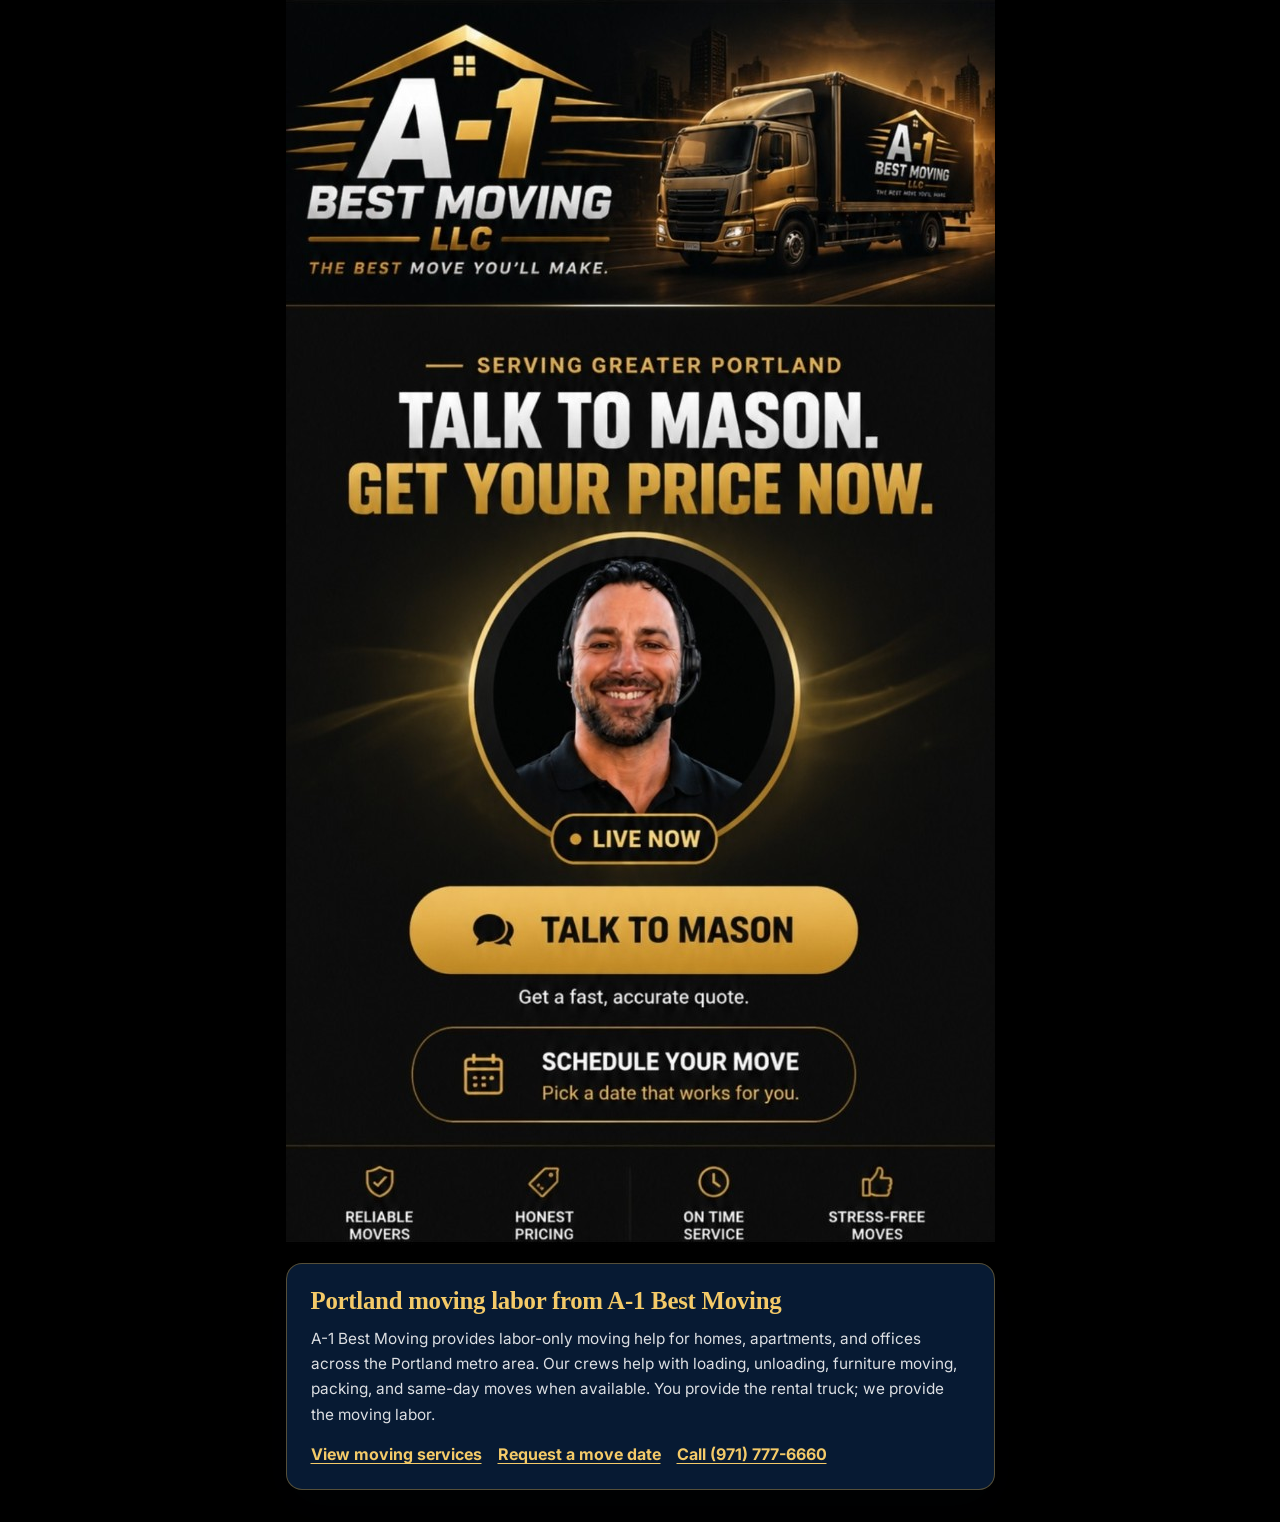
<file: index.html>
<!DOCTYPE html>
<html lang="en">
<head>
<meta charset="UTF-8">
<meta name="viewport" content="width=device-width, initial-scale=1.0">
<title>A-1 Best Moving | Portland Moving Labor &amp; Local Movers</title>
<meta name="description" content="A-1 Best Moving provides labor-only moving help in Portland, Oregon, for homes, apartments, and offices. Talk to Mason or request a move date online.">
<meta name="robots" content="index, follow, max-image-preview:large">
<link rel="canonical" href="https://a-1bestmoving.netlify.app/">
<meta property="og:type" content="website">
<meta property="og:site_name" content="A-1 Best Moving">
<meta property="og:title" content="A-1 Best Moving | Portland Moving Labor">
<meta property="og:description" content="Local moving labor for homes, apartments, and offices across the Portland metro area.">
<meta property="og:url" content="https://a-1bestmoving.netlify.app/">
<meta property="og:image" content="https://a-1bestmoving.netlify.app/assets/a1-landing-reference.jpg">
<meta name="twitter:card" content="summary_large_image">
<script type="application/ld+json">
{
  "@context": "https://schema.org",
  "@type": "MovingCompany",
  "@id": "https://a-1bestmoving.netlify.app/#business",
  "name": "A-1 Best Moving LLC",
  "alternateName": ["A-1 Best Moving", "A-1Best Moving", "A1 Best Moving"],
  "url": "https://a-1bestmoving.netlify.app/",
  "logo": "https://a-1bestmoving.netlify.app/assets/a1-logo.png",
  "image": "https://a-1bestmoving.netlify.app/assets/a1-landing-reference.jpg",
  "telephone": "+1-971-777-6660",
  "email": "A1BESTMOVING@gmail.com",
  "description": "Labor-only local moving help for homes, apartments, and offices in the Portland, Oregon metro area.",
  "areaServed": {
    "@type": "City",
    "name": "Portland",
    "containedInPlace": {
      "@type": "State",
      "name": "Oregon"
    }
  },
  "knowsAbout": [
    "Residential moving labor",
    "Apartment moving labor",
    "Office moving labor",
    "Loading and unloading",
    "Furniture moving",
    "Packing help"
  ]
}
</script>
<link rel="icon" type="image/png" href="assets/a1-icon.png">
<link rel="preconnect" href="https://fonts.googleapis.com">
<link href="https://fonts.googleapis.com/css2?family=Inter:wght@400;500;600;700;800&display=swap" rel="stylesheet">
<link rel="stylesheet" href="styles.css">
</head>
<body class="reference-home">

<main class="reference-shell">
  <h1 class="sr-only">A-1 Best Moving — talk to Mason and schedule your move</h1>
  <div class="reference-art">
    <img src="assets/a1-landing-reference.jpg" alt="A-1 Best Moving — serving Greater Portland. Talk to Mason, get your price now, and schedule your move.">
    <button type="button" class="reference-hotspot reference-talk mason-trigger" aria-label="Talk to Mason for a fast quote" data-mason-message="I would like a fast moving quote. Please walk me through it and keep it quick.">
      <span class="sr-only">Talk to Mason</span>
    </button>
    <a aria-label='Open the quick move booking calendar' class='reference-hotspot reference-schedule' href='/quote#quote-form'>
      <span class="sr-only">Schedule your move</span>
    </a>
  </div>
</main>

<section class="seo-local-intro" aria-labelledby="portland-moving-help">
  <h2 id="portland-moving-help">Portland moving labor from A-1 Best Moving</h2>
  <p>A-1 Best Moving provides labor-only moving help for homes, apartments, and offices across the Portland metro area. Our crews help with loading, unloading, furniture moving, packing, and same-day moves when available. You provide the rental truck; we provide the moving labor.</p>
  <div class="seo-local-links" aria-label="A-1 Best Moving links">
    <a href="/services">View moving services</a>
    <a href="/quote">Request a move date</a>
    <a href="tel:+19717776660">Call (971) 777-6660</a>
  </div>
</section>

<div class="mason-panel" role="dialog" aria-label="Talk to Mason">
  <div class="mason-panel-head">
    <span class="mason-avatar"><img src="assets/mason-avatar.jpg" alt="Mason"></span>
    <div>
      <div class="who">Mason</div>
      <div class="status">● Online now</div>
    </div>
    <button class="mason-mute-btn" id="mason-mute" aria-label="Mute Mason's voice" title="Mute Mason's voice">🔊</button>
    <button class="mason-panel-close" aria-label="Close chat">✕</button>
  </div>
  <div class="mason-panel-body" id="mason-thread" aria-live="polite"></div>
  <div class="mason-input-row">
    <button class="mason-mic-btn" id="mason-mic" aria-label="Talk to Mason" title="Talk to Mason">🎤</button>
    <input type="text" id="mason-text-input" placeholder="Type to Mason..." autocomplete="off">
    <button class="mason-send-btn" id="mason-send" aria-label="Send">➤</button>
  </div>
</div>

<script src="main.js?v=20261126-4"></script>
</body>
</html>
</file>
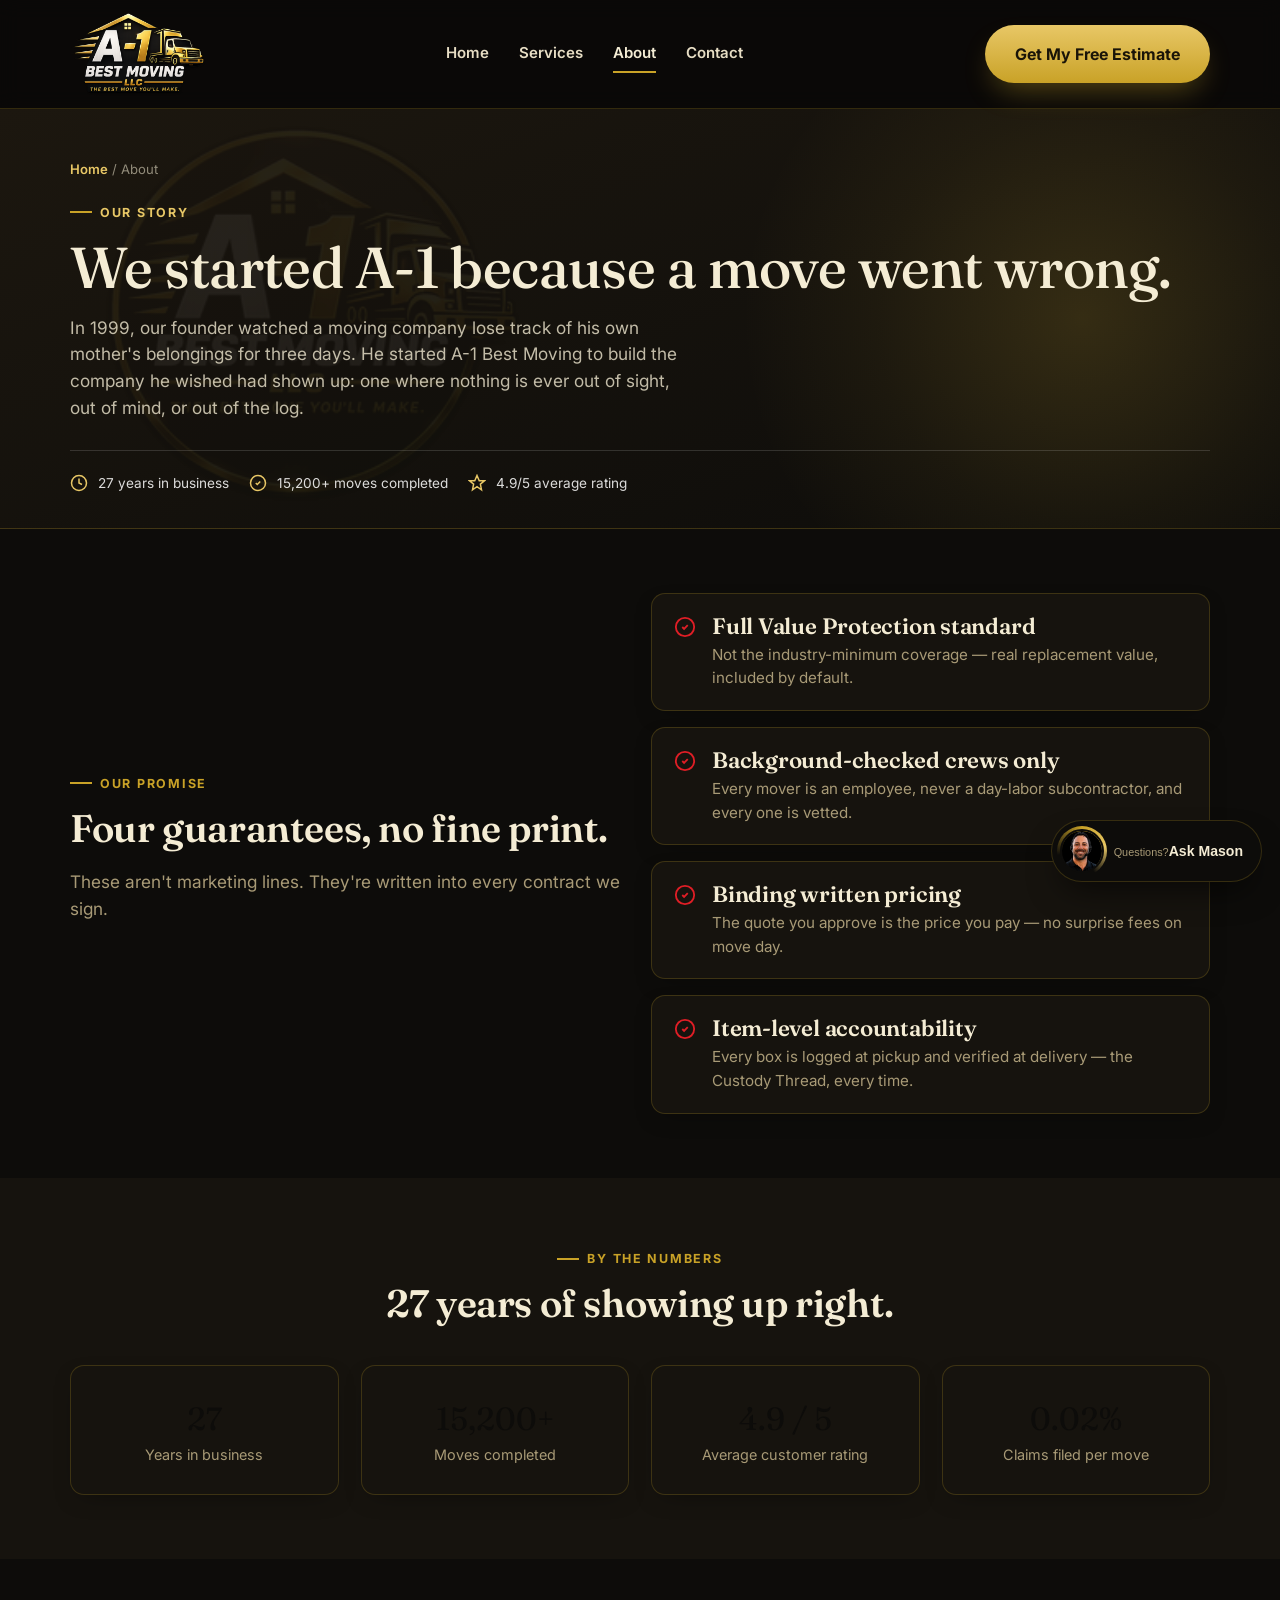
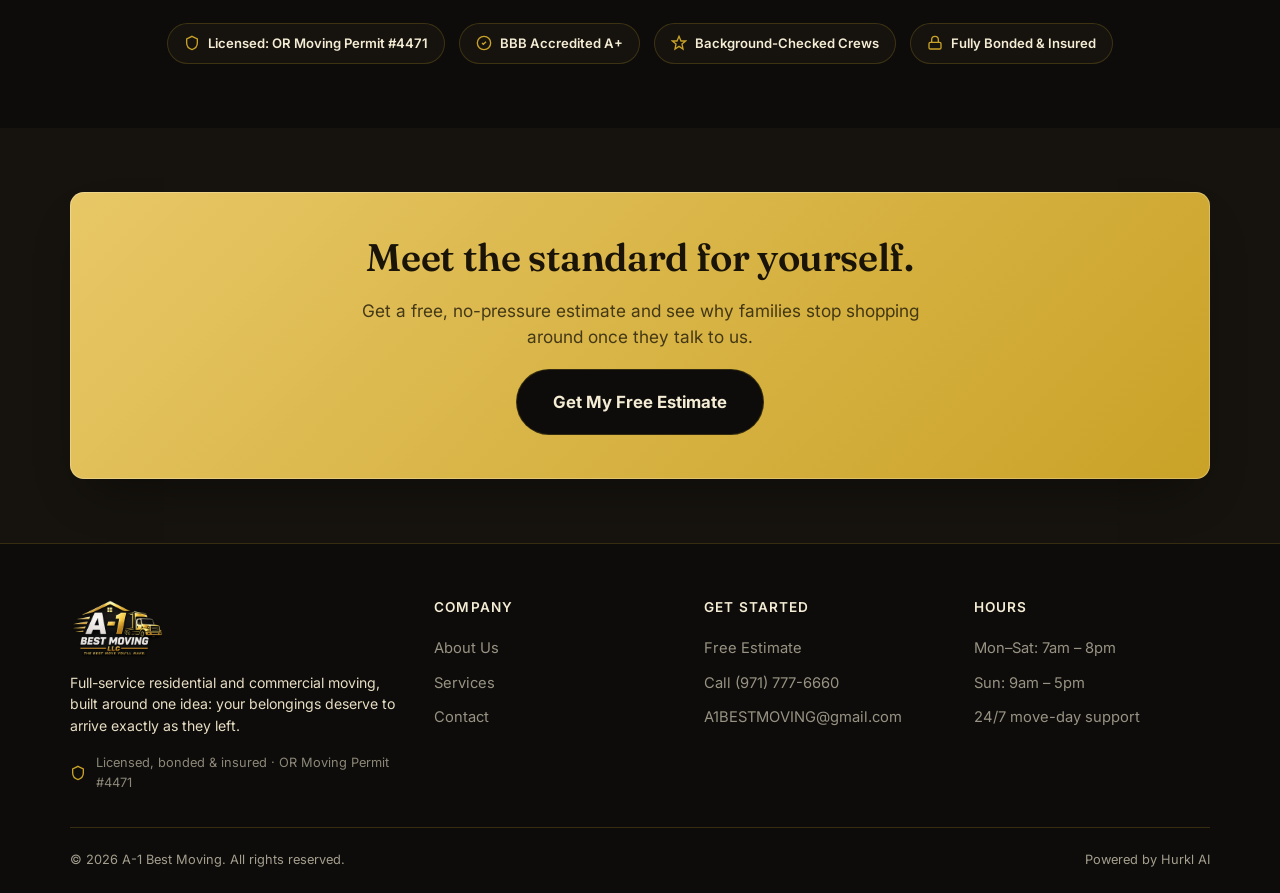
<file: about.html>
<!DOCTYPE html>
<html lang="en">
<head>
<meta charset="UTF-8">
<meta name="viewport" content="width=device-width, initial-scale=1.0">
<title>About Us | A-1 Best Moving</title>
<meta name="description" content="27 years of moving families and businesses with one rule: treat every shipment like it's irreplaceable — because to someone, it is.">
<meta name="robots" content="noindex, follow">
<link rel="canonical" href="https://a-1bestmoving.netlify.app/about">
<link rel="icon" type="image/png" href="assets/a1-icon.png">
<link rel="preconnect" href="https://fonts.googleapis.com">
<link href="https://fonts.googleapis.com/css2?family=Fraunces:opsz,wght@9..144,500;9..144,600;9..144,700&family=Inter:wght@400;500;600;700;800&display=swap" rel="stylesheet">
<link rel="stylesheet" href="styles.css">
</head>
<body>

<header class="site-header">
  <div class="container">
    <nav class="nav">
      <a class='brand' href='/'><img src="assets/a1-logo.png" alt="A-1 Best Moving LLC" class="brand-logo"></a>
      <div class="nav-links">
        <a href='/'>Home</a>
        <a href='/services'>Services</a>
        <a class='active' href='/about'>About</a>
        <a href='/contact'>Contact</a>
      </div>
      <div class="nav-cta">
        <a class='btn btn-accent' href='/quote'>Get My Free Estimate</a>
      </div>
      <button class="nav-toggle" aria-label="Open menu" aria-expanded="false"><span></span></button>
    </nav>
    <div class="mobile-menu">
      <a href='/'>Home</a>
      <a href='/services'>Services</a>
      <a href='/about'>About</a>
      <a href='/contact'>Contact</a>
      <a class='btn btn-accent btn-block' href='/quote'>Get My Free Estimate</a>
    </div>
  </div>
</header>

<section class="page-hero">
  <div class="container">
    <div class="breadcrumb"><a href='/'>Home</a> / About</div>
    <span class="eyebrow" style="color: var(--accent-light)">Our story</span>
    <h1>We started A-1 because a move went wrong.</h1>
    <p class="lede">In 1999, our founder watched a moving company lose track of his own mother's belongings for three days. He started A-1 Best Moving to build the company he wished had shown up: one where nothing is ever out of sight, out of mind, or out of the log.</p>
    <div class="page-hero-badges">
      <div class="hero-badge">
        <svg width="18" height="18" viewBox="0 0 24 24" fill="none" stroke="currentColor" stroke-width="2"><circle cx="12" cy="12" r="10"/><path d="M12 6v6l4 2"/></svg>
        27 years in business
      </div>
      <div class="hero-badge">
        <svg width="18" height="18" viewBox="0 0 24 24" fill="none" stroke="currentColor" stroke-width="2"><path d="M9 12l2 2 4-4"/><circle cx="12" cy="12" r="10"/></svg>
        15,200+ moves completed
      </div>
      <div class="hero-badge">
        <svg width="18" height="18" viewBox="0 0 24 24" fill="none" stroke="currentColor" stroke-width="2"><path d="M12 2l3 7h7l-5.5 4.5L18 21l-6-4-6 4 1.5-7.5L2 9h7z"/></svg>
        4.9/5 average rating
      </div>
    </div>
  </div>
</section>

<section class="section">
  <div class="container">
    <div class="grid grid-2" style="align-items:center;">
      <div>
        <span class="eyebrow">Our promise</span>
        <h2>Four guarantees, no fine print.</h2>
        <p class="lede">These aren't marketing lines. They're written into every contract we sign.</p>
      </div>
      <div class="grid" style="gap:16px;">
        <div class="card" style="display:flex;gap:16px;align-items:flex-start;padding:20px 22px;">
          <svg width="22" height="22" viewBox="0 0 24 24" fill="none" stroke="#E01E26" stroke-width="2" style="flex-shrink:0;margin-top:2px;"><path d="M9 12l2 2 4-4"/><circle cx="12" cy="12" r="10"/></svg>
          <div><h3 style="margin-bottom:4px;">Full Value Protection standard</h3><p style="margin:0;color:var(--mist);">Not the industry-minimum coverage — real replacement value, included by default.</p></div>
        </div>
        <div class="card" style="display:flex;gap:16px;align-items:flex-start;padding:20px 22px;">
          <svg width="22" height="22" viewBox="0 0 24 24" fill="none" stroke="#E01E26" stroke-width="2" style="flex-shrink:0;margin-top:2px;"><path d="M9 12l2 2 4-4"/><circle cx="12" cy="12" r="10"/></svg>
          <div><h3 style="margin-bottom:4px;">Background-checked crews only</h3><p style="margin:0;color:var(--mist);">Every mover is an employee, never a day-labor subcontractor, and every one is vetted.</p></div>
        </div>
        <div class="card" style="display:flex;gap:16px;align-items:flex-start;padding:20px 22px;">
          <svg width="22" height="22" viewBox="0 0 24 24" fill="none" stroke="#E01E26" stroke-width="2" style="flex-shrink:0;margin-top:2px;"><path d="M9 12l2 2 4-4"/><circle cx="12" cy="12" r="10"/></svg>
          <div><h3 style="margin-bottom:4px;">Binding written pricing</h3><p style="margin:0;color:var(--mist);">The quote you approve is the price you pay — no surprise fees on move day.</p></div>
        </div>
        <div class="card" style="display:flex;gap:16px;align-items:flex-start;padding:20px 22px;">
          <svg width="22" height="22" viewBox="0 0 24 24" fill="none" stroke="#E01E26" stroke-width="2" style="flex-shrink:0;margin-top:2px;"><path d="M9 12l2 2 4-4"/><circle cx="12" cy="12" r="10"/></svg>
          <div><h3 style="margin-bottom:4px;">Item-level accountability</h3><p style="margin:0;color:var(--mist);">Every box is logged at pickup and verified at delivery — the Custody Thread, every time.</p></div>
        </div>
      </div>
    </div>
  </div>
</section>

<section class="section section-sky">
  <div class="container">
    <div class="section-head center">
      <span class="eyebrow">By the numbers</span>
      <h2>27 years of showing up right.</h2>
    </div>
    <div class="grid grid-4">
      <div class="card" style="text-align:center;">
        <div style="font-family:var(--font-display);font-size:2rem;color:var(--navy);">27</div>
        <p style="margin:0;color:var(--mist);font-size:0.9rem;">Years in business</p>
      </div>
      <div class="card" style="text-align:center;">
        <div style="font-family:var(--font-display);font-size:2rem;color:var(--navy);">15,200+</div>
        <p style="margin:0;color:var(--mist);font-size:0.9rem;">Moves completed</p>
      </div>
      <div class="card" style="text-align:center;">
        <div style="font-family:var(--font-display);font-size:2rem;color:var(--navy);">4.9 / 5</div>
        <p style="margin:0;color:var(--mist);font-size:0.9rem;">Average customer rating</p>
      </div>
      <div class="card" style="text-align:center;">
        <div style="font-family:var(--font-display);font-size:2rem;color:var(--navy);">0.02%</div>
        <p style="margin:0;color:var(--mist);font-size:0.9rem;">Claims filed per move</p>
      </div>
    </div>
  </div>
</section>

<section class="section">
  <div class="container">
    <div class="badge-row">
      <div class="badge-pill"><svg width="16" height="16" viewBox="0 0 24 24" fill="none" stroke="currentColor" stroke-width="2"><path d="M12 2l8 4v6c0 5-3.5 8.5-8 10-4.5-1.5-8-5-8-10V6l8-4z"/></svg>Licensed: OR Moving Permit #4471</div>
      <div class="badge-pill"><svg width="16" height="16" viewBox="0 0 24 24" fill="none" stroke="currentColor" stroke-width="2"><circle cx="12" cy="12" r="10"/><path d="M9 12l2 2 4-4"/></svg>BBB Accredited A+</div>
      <div class="badge-pill"><svg width="16" height="16" viewBox="0 0 24 24" fill="none" stroke="currentColor" stroke-width="2"><path d="M12 2l3 7h7l-5.5 4.5L18 21l-6-4-6 4 1.5-7.5L2 9h7z"/></svg>Background-Checked Crews</div>
      <div class="badge-pill"><svg width="16" height="16" viewBox="0 0 24 24" fill="none" stroke="currentColor" stroke-width="2"><rect x="3" y="11" width="18" height="10" rx="2"/><path d="M7 11V7a5 5 0 0110 0v4"/></svg>Fully Bonded &amp; Insured</div>
    </div>
  </div>
</section>

<section class="section section-sky">
  <div class="container">
    <div class="cta-band">
      <h2>Meet the standard for yourself.</h2>
      <p class="lede">Get a free, no-pressure estimate and see why families stop shopping around once they talk to us.</p>
      <div class="hero-actions" style="justify-content:center;">
        <a class='btn btn-navy btn-lg' href='/quote'>Get My Free Estimate</a>
      </div>
    </div>
  </div>
</section>

<footer class="site-footer">
  <div class="container">
    <div class="footer-grid">
      <div>
        <div class="footer-brand"><img src="assets/a1-logo.png" alt="A-1 Best Moving LLC"></div>
        <p style="font-size:0.88rem;">Full-service residential and commercial moving, built around one idea: your belongings deserve to arrive exactly as they left.</p>
        <div class="footer-seal">
          <svg width="16" height="16" viewBox="0 0 24 24" fill="none" stroke="currentColor" stroke-width="2"><path d="M12 2l8 4v6c0 5-3.5 8.5-8 10-4.5-1.5-8-5-8-10V6l8-4z"/></svg>
          Licensed, bonded &amp; insured · OR Moving Permit #4471
        </div>
      </div>
      <div>
        <h4>Company</h4>
        <a href='/about'>About Us</a>
        <a href='/services'>Services</a>
        <a href='/contact'>Contact</a>
      </div>
      <div>
        <h4>Get Started</h4>
        <a href='/quote'>Free Estimate</a>
        <a href="tel:+19717776660">Call (971) 777-6660</a>
        <a href="mailto:A1BESTMOVING@gmail.com">A1BESTMOVING@gmail.com</a>
      </div>
      <div>
        <h4>Hours</h4>
        <a style="cursor:default;">Mon–Sat: 7am – 8pm</a>
        <a style="cursor:default;">Sun: 9am – 5pm</a>
        <a style="cursor:default;">24/7 move-day support</a>
      </div>
    </div>
    <div class="footer-bottom">
      <span>© 2026 A-1 Best Moving. All rights reserved.</span>
      <span>Powered by Hurkl AI</span>
    </div>
  </div>
</footer>

<button class="mason-launcher" aria-expanded="false">
  <span class="mason-avatar"><img src="assets/mason-avatar.jpg" alt="Mason"></span>
  <span class="mason-text"><span class="l1">Questions?</span><span class="l2">Ask Mason</span></span>
</button>
<div class="mason-panel">
  <div class="mason-panel-head">
    <span class="mason-avatar"><img src="assets/mason-avatar.jpg" alt="Mason"></span>
    <div>
      <div class="who">Mason</div>
      <div class="status">● Online now</div>
    </div>
    <button class="mason-mute-btn" id="mason-mute" aria-label="Mute Mason's voice" title="Mute Mason's voice">🔊</button>
    <button class="mason-panel-close" aria-label="Close chat">✕</button>
  </div>
  <div class="mason-panel-body" id="mason-thread" aria-live="polite"></div>
  <div class="mason-input-row">
    <button class="mason-mic-btn" id="mason-mic" aria-label="Talk to Mason" title="Talk to Mason">🎤</button>
    <input type="text" id="mason-text-input" placeholder="Type to Mason..." autocomplete="off">
    <button class="mason-send-btn" id="mason-send" aria-label="Send">➤</button>
  </div>
</div>

<script src="main.js?v=20261126-4"></script>
</body>
</html>
</file>
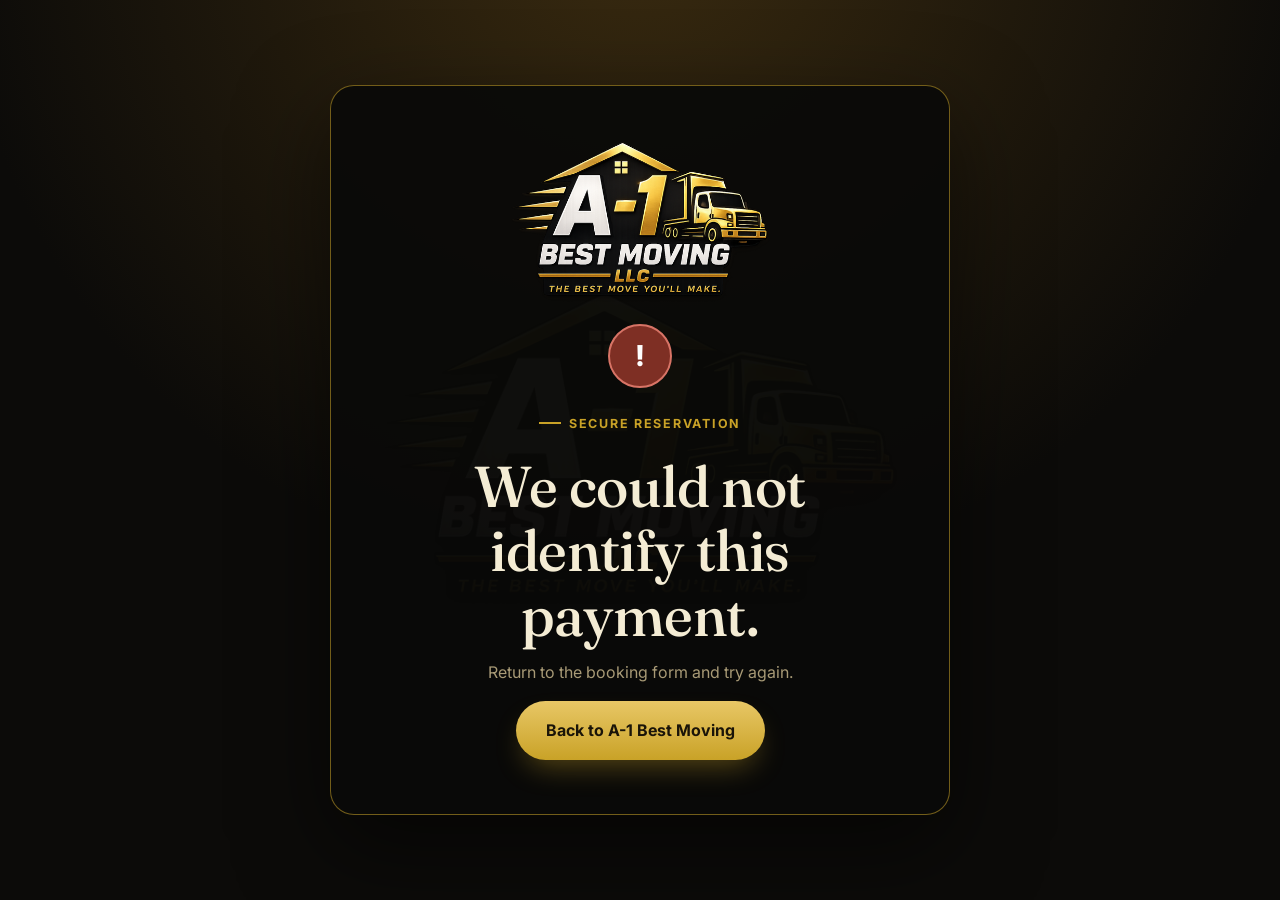
<file: booking-success.html>
<!DOCTYPE html>
<html lang="en">
<head>
  <meta charset="UTF-8">
  <meta name="viewport" content="width=device-width, initial-scale=1.0">
  <title>Reservation Confirmation | A-1 Best Moving</title>
  <meta name="robots" content="noindex, nofollow">
  <link rel="icon" type="image/png" href="assets/a1-icon.png">
  <link rel="preconnect" href="https://fonts.googleapis.com">
  <link href="https://fonts.googleapis.com/css2?family=Fraunces:opsz,wght@9..144,600;9..144,700&family=Inter:wght@400;500;600;700;800&display=swap" rel="stylesheet">
  <link rel="stylesheet" href="styles.css">
</head>
<body class="booking-result-page">
  <main class="booking-result-shell">
    <section class="booking-result-card" aria-live="polite">
      <img src="assets/a1-logo.png" alt="A-1 Best Moving LLC" class="booking-result-logo">
      <div class="booking-result-icon" id="booking-result-icon">✓</div>
      <p class="eyebrow">Secure reservation</p>
      <h1 id="booking-result-title">Verifying your payment…</h1>
      <p id="booking-result-copy">This normally takes only a few seconds. Please keep this page open.</p>
      <div class="booking-result-details" id="booking-result-details" hidden></div>
      <p class="booking-result-receipt" id="booking-result-receipt" hidden>Stripe is emailing your A-1 Best Moving receipt to the address used at checkout.</p>
      <a href="/" class="btn btn-accent">Back to A-1 Best Moving</a>
    </section>
  </main>
  <script src="booking-success.js?v=20260911-1"></script>
</body>
</html>
</file>
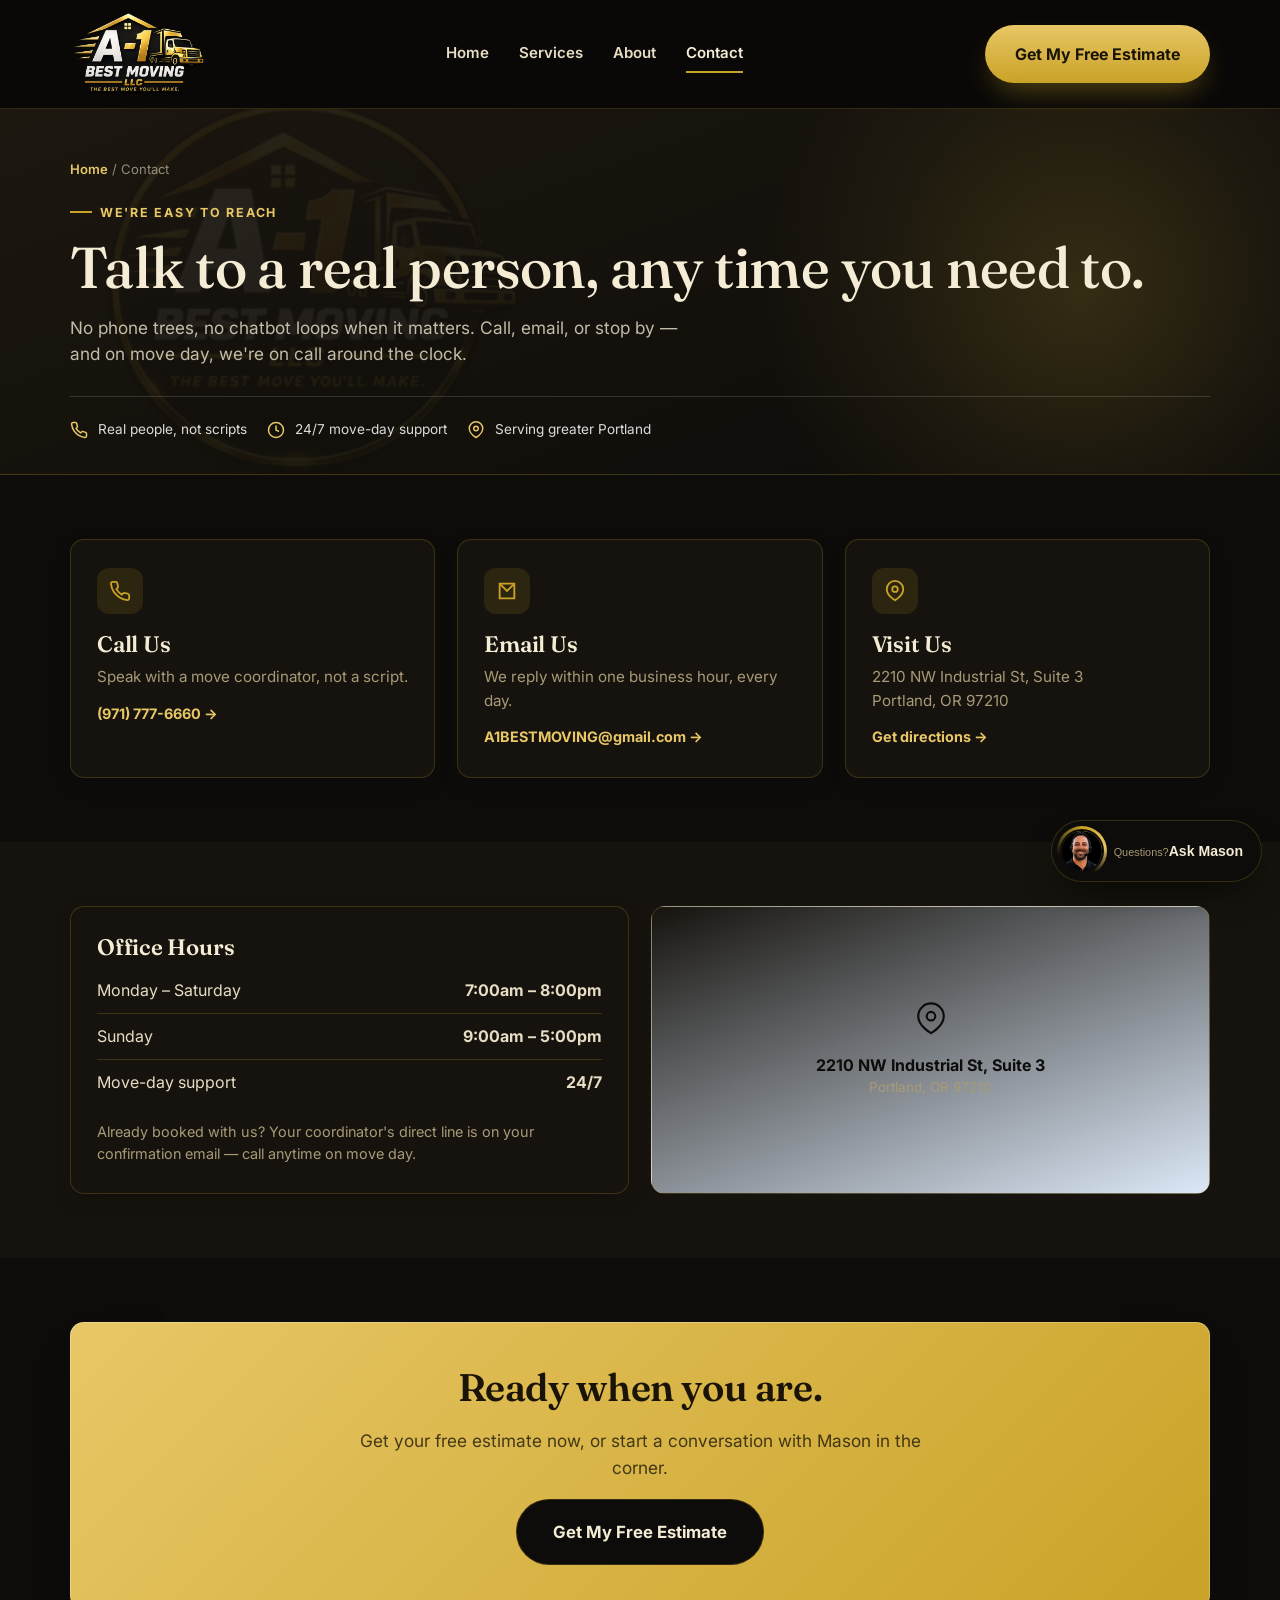
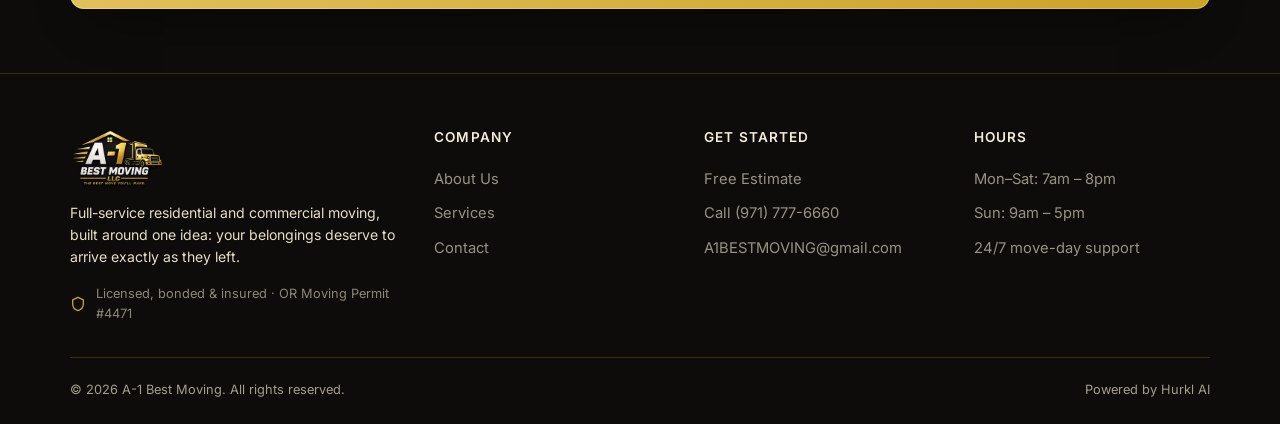
<file: contact.html>
<!DOCTYPE html>
<html lang="en">
<head>
<meta charset="UTF-8">
<meta name="viewport" content="width=device-width, initial-scale=1.0">
<title>Contact Us | A-1 Best Moving</title>
<meta name="description" content="Reach A-1 Best Moving by phone, email, or in person. 24/7 support on move day, real people every day.">
<meta name="robots" content="noindex, follow">
<link rel="canonical" href="https://a-1bestmoving.netlify.app/contact">
<link rel="icon" type="image/png" href="assets/a1-icon.png">
<link rel="preconnect" href="https://fonts.googleapis.com">
<link href="https://fonts.googleapis.com/css2?family=Fraunces:opsz,wght@9..144,500;9..144,600;9..144,700&family=Inter:wght@400;500;600;700;800&display=swap" rel="stylesheet">
<link rel="stylesheet" href="styles.css">
</head>
<body>

<header class="site-header">
  <div class="container">
    <nav class="nav">
      <a class='brand' href='/'><img src="assets/a1-logo.png" alt="A-1 Best Moving LLC" class="brand-logo"></a>
      <div class="nav-links">
        <a href='/'>Home</a>
        <a href='/services'>Services</a>
        <a href='/about'>About</a>
        <a class='active' href='/contact'>Contact</a>
      </div>
      <div class="nav-cta">
        <a class='btn btn-accent' href='/quote'>Get My Free Estimate</a>
      </div>
      <button class="nav-toggle" aria-label="Open menu" aria-expanded="false"><span></span></button>
    </nav>
    <div class="mobile-menu">
      <a href='/'>Home</a>
      <a href='/services'>Services</a>
      <a href='/about'>About</a>
      <a href='/contact'>Contact</a>
      <a class='btn btn-accent btn-block' href='/quote'>Get My Free Estimate</a>
    </div>
  </div>
</header>

<section class="page-hero">
  <div class="container">
    <div class="breadcrumb"><a href='/'>Home</a> / Contact</div>
    <span class="eyebrow" style="color: var(--accent-light)">We're easy to reach</span>
    <h1>Talk to a real person, any time you need to.</h1>
    <p class="lede">No phone trees, no chatbot loops when it matters. Call, email, or stop by — and on move day, we're on call around the clock.</p>
    <div class="page-hero-badges">
      <div class="hero-badge">
        <svg width="18" height="18" viewBox="0 0 24 24" fill="none" stroke="currentColor" stroke-width="2"><path d="M22 16.92v3a2 2 0 01-2.18 2 19.8 19.8 0 01-8.63-3.07 19.5 19.5 0 01-6-6A19.8 19.8 0 012.12 4.18 2 2 0 014.11 2h3a2 2 0 012 1.72c.13.96.36 1.9.68 2.81a2 2 0 01-.45 2.11L8.09 9.91a16 16 0 006 6l1.27-1.27a2 2 0 012.11-.45c.91.32 1.85.55 2.81.68A2 2 0 0122 16.92z"/></svg>
        Real people, not scripts
      </div>
      <div class="hero-badge">
        <svg width="18" height="18" viewBox="0 0 24 24" fill="none" stroke="currentColor" stroke-width="2"><circle cx="12" cy="12" r="10"/><path d="M12 6v6l4 2"/></svg>
        24/7 move-day support
      </div>
      <div class="hero-badge">
        <svg width="18" height="18" viewBox="0 0 24 24" fill="none" stroke="currentColor" stroke-width="2"><path d="M21 10c0 7-9 12-9 12s-9-5-9-12a9 9 0 0118 0z"/><circle cx="12" cy="10" r="3"/></svg>
        Serving greater Portland
      </div>
    </div>
  </div>
</section>

<section class="section">
  <div class="container">
    <div class="grid grid-3">
      <div class="card">
        <div class="icon"><svg width="22" height="22" viewBox="0 0 24 24" fill="none" stroke="currentColor" stroke-width="2"><path d="M22 16.92v3a2 2 0 01-2.18 2 19.8 19.8 0 01-8.63-3.07 19.5 19.5 0 01-6-6A19.8 19.8 0 012.12 4.18 2 2 0 014.11 2h3a2 2 0 012 1.72c.13.96.36 1.9.68 2.81a2 2 0 01-.45 2.11L8.09 9.91a16 16 0 006 6l1.27-1.27a2 2 0 012.11-.45c.91.32 1.85.55 2.81.68A2 2 0 0122 16.92z"/></svg></div>
        <h3>Call Us</h3>
        <p>Speak with a move coordinator, not a script.</p>
        <a href="tel:+19717776660" class="card-link">(971) 777-6660 →</a>
      </div>
      <div class="card">
        <div class="icon"><svg width="22" height="22" viewBox="0 0 24 24" fill="none" stroke="currentColor" stroke-width="2"><path d="M4 4h16v16H4z"/><path d="M4 4l8 8 8-8"/></svg></div>
        <h3>Email Us</h3>
        <p>We reply within one business hour, every day.</p>
        <a href="mailto:A1BESTMOVING@gmail.com" class="card-link">A1BESTMOVING@gmail.com →</a>
      </div>
      <div class="card">
        <div class="icon"><svg width="22" height="22" viewBox="0 0 24 24" fill="none" stroke="currentColor" stroke-width="2"><path d="M21 10c0 7-9 12-9 12s-9-5-9-12a9 9 0 0118 0z"/><circle cx="12" cy="10" r="3"/></svg></div>
        <h3>Visit Us</h3>
        <p>2210 NW Industrial St, Suite 3<br>Portland, OR 97210</p>
        <a href="#" class="card-link">Get directions →</a>
      </div>
    </div>
  </div>
</section>

<section class="section section-sky">
  <div class="container">
    <div class="grid grid-2" style="align-items:stretch;">
      <div class="card">
        <h3>Office Hours</h3>
        <div style="display:flex;justify-content:space-between;padding:10px 0;border-bottom:1px solid var(--border);"><span>Monday – Saturday</span><strong>7:00am – 8:00pm</strong></div>
        <div style="display:flex;justify-content:space-between;padding:10px 0;border-bottom:1px solid var(--border);"><span>Sunday</span><strong>9:00am – 5:00pm</strong></div>
        <div style="display:flex;justify-content:space-between;padding:10px 0;"><span>Move-day support</span><strong>24/7</strong></div>
        <p style="margin-top:16px;color:var(--mist);font-size:0.9rem;">Already booked with us? Your coordinator's direct line is on your confirmation email — call anytime on move day.</p>
      </div>
      <div style="border-radius:var(--radius);overflow:hidden;min-height:220px;position:relative;background:linear-gradient(160deg, var(--sky), #dce8f7);border:1px solid var(--border);display:flex;align-items:center;justify-content:center;">
        <div style="text-align:center;color:var(--mist);">
          <svg width="34" height="34" viewBox="0 0 24 24" fill="none" stroke="var(--navy)" stroke-width="1.5" style="margin:0 auto 10px;"><path d="M21 10c0 7-9 12-9 12s-9-5-9-12a9 9 0 0118 0z"/><circle cx="12" cy="10" r="3"/></svg>
          <div style="font-weight:700;color:var(--navy);">2210 NW Industrial St, Suite 3</div>
          <div style="font-size:0.85rem;">Portland, OR 97210</div>
        </div>
      </div>
    </div>
  </div>
</section>

<section class="section">
  <div class="container">
    <div class="cta-band">
      <h2>Ready when you are.</h2>
      <p class="lede">Get your free estimate now, or start a conversation with Mason in the corner.</p>
      <div class="hero-actions" style="justify-content:center;">
        <a class='btn btn-navy btn-lg' href='/quote'>Get My Free Estimate</a>
      </div>
    </div>
  </div>
</section>

<footer class="site-footer">
  <div class="container">
    <div class="footer-grid">
      <div>
        <div class="footer-brand"><img src="assets/a1-logo.png" alt="A-1 Best Moving LLC"></div>
        <p style="font-size:0.88rem;">Full-service residential and commercial moving, built around one idea: your belongings deserve to arrive exactly as they left.</p>
        <div class="footer-seal">
          <svg width="16" height="16" viewBox="0 0 24 24" fill="none" stroke="currentColor" stroke-width="2"><path d="M12 2l8 4v6c0 5-3.5 8.5-8 10-4.5-1.5-8-5-8-10V6l8-4z"/></svg>
          Licensed, bonded &amp; insured · OR Moving Permit #4471
        </div>
      </div>
      <div>
        <h4>Company</h4>
        <a href='/about'>About Us</a>
        <a href='/services'>Services</a>
        <a href='/contact'>Contact</a>
      </div>
      <div>
        <h4>Get Started</h4>
        <a href='/quote'>Free Estimate</a>
        <a href="tel:+19717776660">Call (971) 777-6660</a>
        <a href="mailto:A1BESTMOVING@gmail.com">A1BESTMOVING@gmail.com</a>
      </div>
      <div>
        <h4>Hours</h4>
        <a style="cursor:default;">Mon–Sat: 7am – 8pm</a>
        <a style="cursor:default;">Sun: 9am – 5pm</a>
        <a style="cursor:default;">24/7 move-day support</a>
      </div>
    </div>
    <div class="footer-bottom">
      <span>© 2026 A-1 Best Moving. All rights reserved.</span>
      <span>Powered by Hurkl AI</span>
    </div>
  </div>
</footer>

<button class="mason-launcher" aria-expanded="false">
  <span class="mason-avatar"><img src="assets/mason-avatar.jpg" alt="Mason"></span>
  <span class="mason-text"><span class="l1">Questions?</span><span class="l2">Ask Mason</span></span>
</button>
<div class="mason-panel">
  <div class="mason-panel-head">
    <span class="mason-avatar"><img src="assets/mason-avatar.jpg" alt="Mason"></span>
    <div>
      <div class="who">Mason</div>
      <div class="status">● Online now</div>
    </div>
    <button class="mason-mute-btn" id="mason-mute" aria-label="Mute Mason's voice" title="Mute Mason's voice">🔊</button>
    <button class="mason-panel-close" aria-label="Close chat">✕</button>
  </div>
  <div class="mason-panel-body" id="mason-thread" aria-live="polite"></div>
  <div class="mason-input-row">
    <button class="mason-mic-btn" id="mason-mic" aria-label="Talk to Mason" title="Talk to Mason">🎤</button>
    <input type="text" id="mason-text-input" placeholder="Type to Mason..." autocomplete="off">
    <button class="mason-send-btn" id="mason-send" aria-label="Send">➤</button>
  </div>
</div>

<script src="main.js?v=20261126-4"></script>
</body>
</html>
</file>
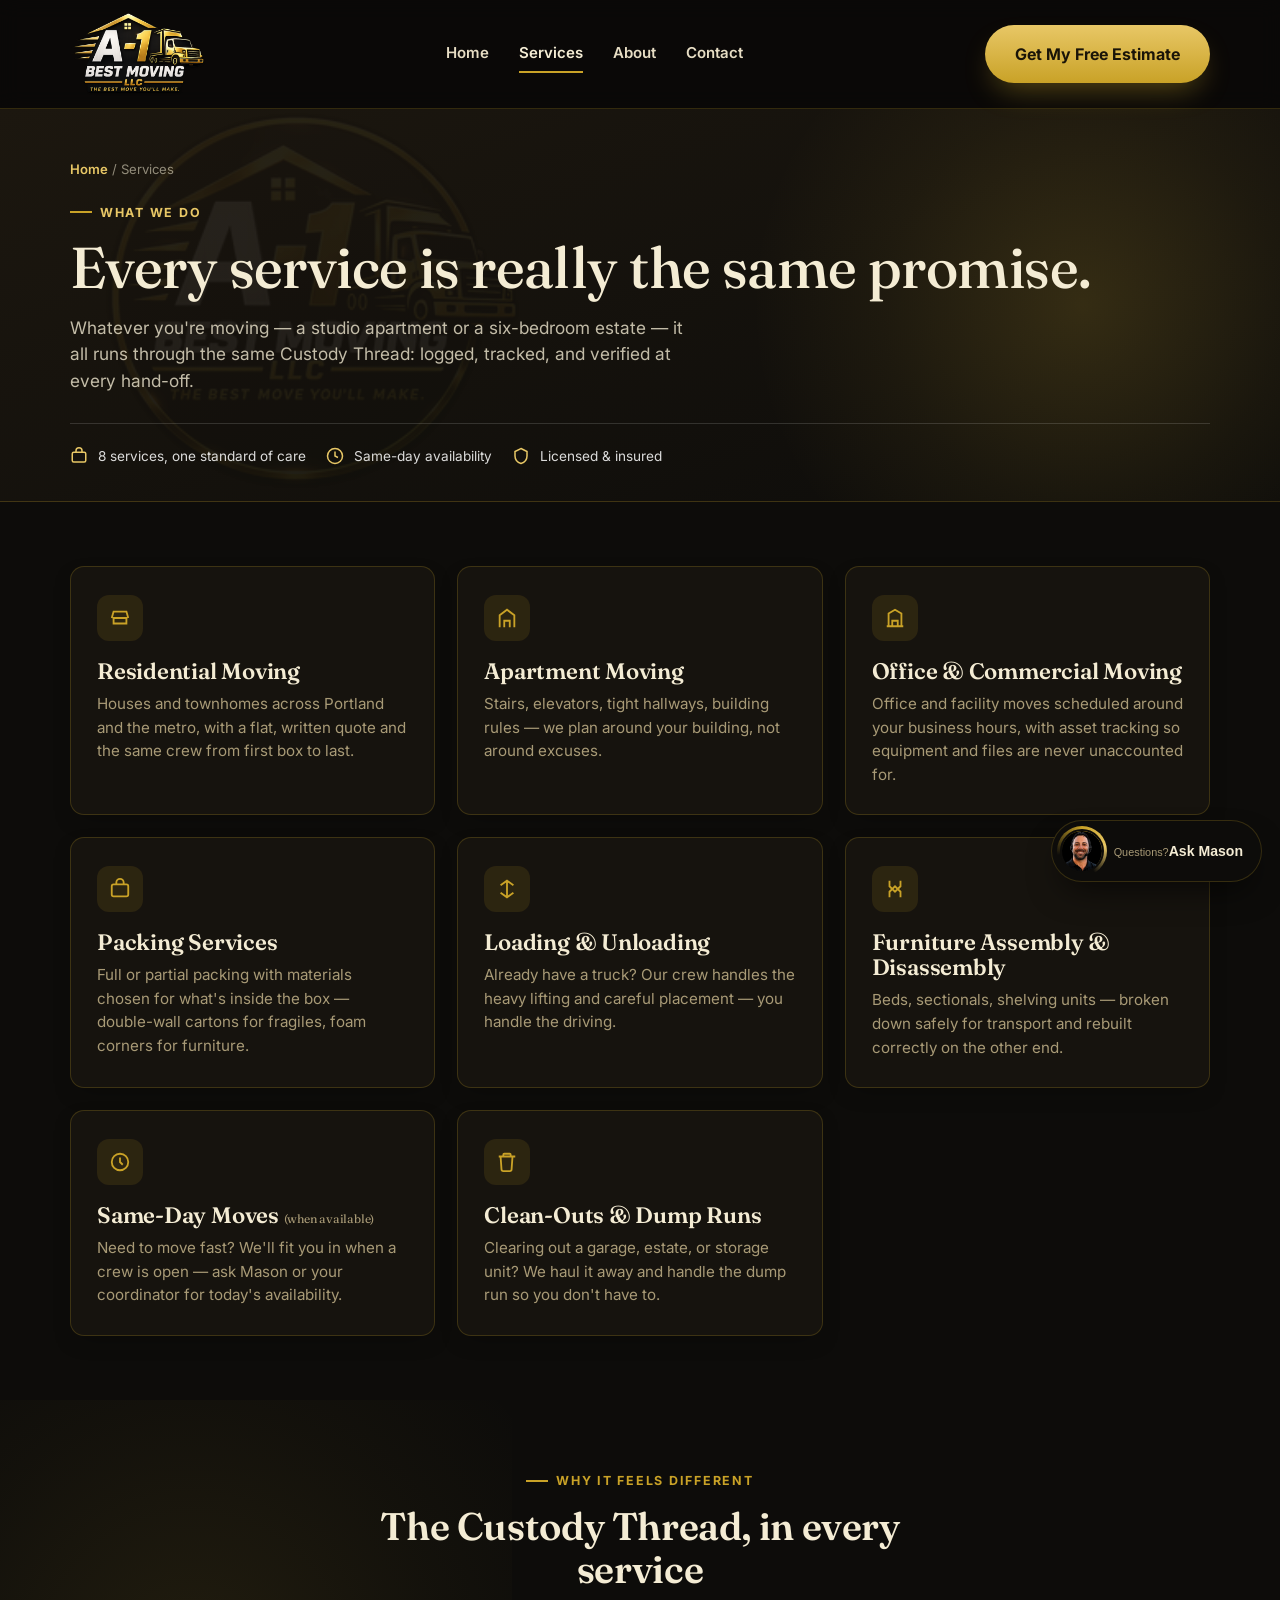
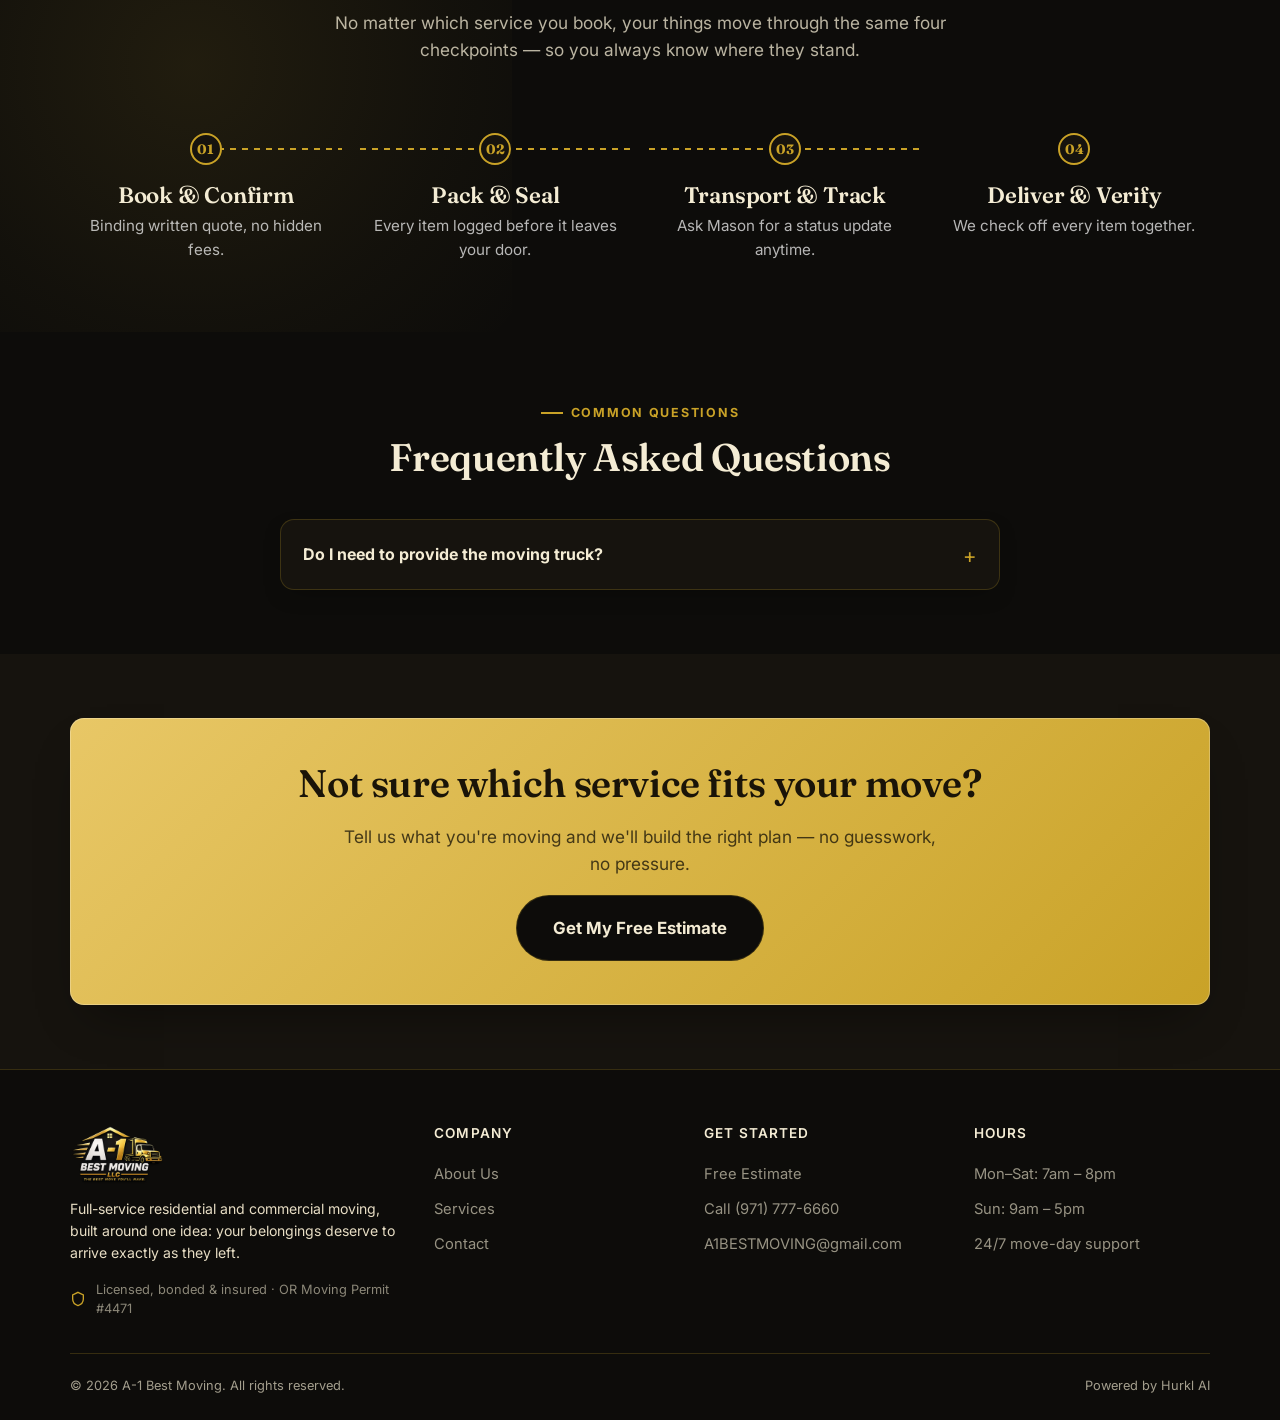
<file: services.html>
<!DOCTYPE html>
<html lang="en">
<head>
<meta charset="UTF-8">
<meta name="viewport" content="width=device-width, initial-scale=1.0">
<title>Portland Moving Labor Services | A-1 Best Moving</title>
<meta name="description" content="Portland moving labor for homes, apartments, and offices, including loading, unloading, packing help, furniture moving, and same-day help when available.">
<meta name="robots" content="index, follow, max-image-preview:large">
<link rel="canonical" href="https://a-1bestmoving.netlify.app/services">
<meta property="og:type" content="website">
<meta property="og:site_name" content="A-1 Best Moving">
<meta property="og:title" content="Portland Moving Labor Services | A-1 Best Moving">
<meta property="og:description" content="Labor-only moving help for Portland-area homes, apartments, and offices.">
<meta property="og:url" content="https://a-1bestmoving.netlify.app/services">
<meta property="og:image" content="https://a-1bestmoving.netlify.app/assets/a1-logo.png">
<meta name="twitter:card" content="summary">
<link rel="icon" type="image/png" href="assets/a1-icon.png">
<link rel="preconnect" href="https://fonts.googleapis.com">
<link href="https://fonts.googleapis.com/css2?family=Fraunces:opsz,wght@9..144,500;9..144,600;9..144,700&family=Inter:wght@400;500;600;700;800&display=swap" rel="stylesheet">
<link rel="stylesheet" href="styles.css">
</head>
<body>

<header class="site-header">
  <div class="container">
    <nav class="nav">
      <a class='brand' href='/'><img src="assets/a1-logo.png" alt="A-1 Best Moving LLC" class="brand-logo"></a>
      <div class="nav-links">
        <a href='/'>Home</a>
        <a class='active' href='/services'>Services</a>
        <a href='/about'>About</a>
        <a href='/contact'>Contact</a>
      </div>
      <div class="nav-cta">
        <a class='btn btn-accent' href='/quote'>Get My Free Estimate</a>
      </div>
      <button class="nav-toggle" aria-label="Open menu" aria-expanded="false"><span></span></button>
    </nav>
    <div class="mobile-menu">
      <a href='/'>Home</a>
      <a href='/services'>Services</a>
      <a href='/about'>About</a>
      <a href='/contact'>Contact</a>
      <a class='btn btn-accent btn-block' href='/quote'>Get My Free Estimate</a>
    </div>
  </div>
</header>

<section class="page-hero">
  <div class="container">
    <div class="breadcrumb"><a href='/'>Home</a> / Services</div>
    <span class="eyebrow" style="color: var(--accent-light)">What we do</span>
    <h1>Every service is really the same promise.</h1>
    <p class="lede">Whatever you're moving — a studio apartment or a six-bedroom estate — it all runs through the same Custody Thread: logged, tracked, and verified at every hand-off.</p>
    <div class="page-hero-badges">
      <div class="hero-badge">
        <svg width="18" height="18" viewBox="0 0 24 24" fill="none" stroke="currentColor" stroke-width="2"><rect x="3" y="7" width="18" height="13" rx="2"/><path d="M8 7V5a4 4 0 018 0v2"/></svg>
        8 services, one standard of care
      </div>
      <div class="hero-badge">
        <svg width="18" height="18" viewBox="0 0 24 24" fill="none" stroke="currentColor" stroke-width="2"><circle cx="12" cy="12" r="10"/><path d="M12 6v6l4 2"/></svg>
        Same-day availability
      </div>
      <div class="hero-badge">
        <svg width="18" height="18" viewBox="0 0 24 24" fill="none" stroke="currentColor" stroke-width="2"><path d="M12 2l8 4v6c0 5-3.5 8.5-8 10-4.5-1.5-8-5-8-10V6l8-4z"/></svg>
        Licensed &amp; insured
      </div>
    </div>
  </div>
</section>

<section class="section">
  <div class="container">
    <div class="grid grid-3">
      <div class="card">
        <div class="icon"><svg width="22" height="22" viewBox="0 0 24 24" fill="none" stroke="currentColor" stroke-width="2"><path d="M3 12l2-7h14l2 7M5 12h14v6H5z"/></svg></div>
        <h3>Residential Moving</h3>
        <p>Houses and townhomes across Portland and the metro, with a flat, written quote and the same crew from first box to last.</p>
      </div>
      <div class="card">
        <div class="icon"><svg width="22" height="22" viewBox="0 0 24 24" fill="none" stroke="currentColor" stroke-width="2"><path d="M4 22V9l8-6 8 6v13M9 22v-7h6v7M9 13h.01M15 13h.01M9 9h.01M15 9h.01"/></svg></div>
        <h3>Apartment Moving</h3>
        <p>Stairs, elevators, tight hallways, building rules — we plan around your building, not around excuses.</p>
      </div>
      <div class="card">
        <div class="icon"><svg width="22" height="22" viewBox="0 0 24 24" fill="none" stroke="currentColor" stroke-width="2"><path d="M3 21h18M5 21V7l7-4 7 4v14M9 21v-6h6v6"/></svg></div>
        <h3>Office &amp; Commercial Moving</h3>
        <p>Office and facility moves scheduled around your business hours, with asset tracking so equipment and files are never unaccounted for.</p>
      </div>
      <div class="card">
        <div class="icon"><svg width="22" height="22" viewBox="0 0 24 24" fill="none" stroke="currentColor" stroke-width="2"><rect x="3" y="7" width="18" height="13" rx="2"/><path d="M8 7V5a4 4 0 018 0v2"/></svg></div>
        <h3>Packing Services</h3>
        <p>Full or partial packing with materials chosen for what's inside the box — double-wall cartons for fragiles, foam corners for furniture.</p>
      </div>
      <div class="card">
        <div class="icon"><svg width="22" height="22" viewBox="0 0 24 24" fill="none" stroke="currentColor" stroke-width="2"><path d="M12 3v18M5 8l7-5 7 5M5 16l7 5 7-5"/></svg></div>
        <h3>Loading &amp; Unloading</h3>
        <p>Already have a truck? Our crew handles the heavy lifting and careful placement — you handle the driving.</p>
      </div>
      <div class="card">
        <div class="icon"><svg width="22" height="22" viewBox="0 0 24 24" fill="none" stroke="currentColor" stroke-width="2"><path d="M6 3v6l6 6 6-6V3M6 21v-6l6-6 6 6v6"/></svg></div>
        <h3>Furniture Assembly &amp; Disassembly</h3>
        <p>Beds, sectionals, shelving units — broken down safely for transport and rebuilt correctly on the other end.</p>
      </div>
      <div class="card">
        <div class="icon"><svg width="22" height="22" viewBox="0 0 24 24" fill="none" stroke="currentColor" stroke-width="2"><circle cx="12" cy="12" r="9"/><path d="M12 7v5l3 3"/></svg></div>
        <h3>Same-Day Moves <span style="color:var(--mist);font-weight:400;font-size:0.75rem;">(when available)</span></h3>
        <p>Need to move fast? We'll fit you in when a crew is open — ask Mason or your coordinator for today's availability.</p>
      </div>
      <div class="card">
        <div class="icon"><svg width="22" height="22" viewBox="0 0 24 24" fill="none" stroke="currentColor" stroke-width="2"><path d="M3 6h18M8 6V4a1 1 0 011-1h6a1 1 0 011 1v2m2 0-1 14a2 2 0 01-2 2H8a2 2 0 01-2-2L5 6"/></svg></div>
        <h3>Clean-Outs &amp; Dump Runs</h3>
        <p>Clearing out a garage, estate, or storage unit? We haul it away and handle the dump run so you don't have to.</p>
      </div>
    </div>
  </div>
</section>

<section class="section section-navy">
  <div class="container">
    <div class="section-head center">
      <span class="eyebrow">Why it feels different</span>
      <h2>The Custody Thread, in every service</h2>
      <p class="lede" style="margin-left:auto;margin-right:auto;">No matter which service you book, your things move through the same four checkpoints — so you always know where they stand.</p>
    </div>
    <div class="thread" style="--accent-track: var(--accent-light);">
      <div class="thread-track">
        <div class="thread-item">
          <div class="node">01</div>
          <h3 style="color:var(--white)">Book &amp; Confirm</h3>
          <p style="color:rgba(255,255,255,0.7)">Binding written quote, no hidden fees.</p>
        </div>
        <div class="thread-item">
          <div class="node">02</div>
          <h3 style="color:var(--white)">Pack &amp; Seal</h3>
          <p style="color:rgba(255,255,255,0.7)">Every item logged before it leaves your door.</p>
        </div>
        <div class="thread-item">
          <div class="node">03</div>
          <h3 style="color:var(--white)">Transport &amp; Track</h3>
          <p style="color:rgba(255,255,255,0.7)">Ask Mason for a status update anytime.</p>
        </div>
        <div class="thread-item">
          <div class="node">04</div>
          <h3 style="color:var(--white)">Deliver &amp; Verify</h3>
          <p style="color:rgba(255,255,255,0.7)">We check off every item together.</p>
        </div>
      </div>
    </div>
  </div>
</section>

<section class="section">
  <div class="container">
    <div class="section-head center">
      <span class="eyebrow">Common questions</span>
      <h2>Frequently Asked Questions</h2>
    </div>
    <div style="max-width:720px;margin:0 auto;display:grid;gap:14px;">
      <details class="faq-item">
        <summary>Do I need to provide the moving truck?</summary>
        <p>We can work with your rental truck (U-Haul, Penske, Budget, etc.) or discuss transportation options during your estimate to determine the best option for your move.</p>
      </details>
    </div>
  </div>
</section>

<section class="section section-sky">
  <div class="container">
    <div class="cta-band">
      <h2>Not sure which service fits your move?</h2>
      <p class="lede">Tell us what you're moving and we'll build the right plan — no guesswork, no pressure.</p>
      <div class="hero-actions" style="justify-content:center;">
        <a class='btn btn-navy btn-lg' href='/quote'>Get My Free Estimate</a>
      </div>
    </div>
  </div>
</section>

<footer class="site-footer">
  <div class="container">
    <div class="footer-grid">
      <div>
        <div class="footer-brand"><img src="assets/a1-logo.png" alt="A-1 Best Moving LLC"></div>
        <p style="font-size:0.88rem;">Full-service residential and commercial moving, built around one idea: your belongings deserve to arrive exactly as they left.</p>
        <div class="footer-seal">
          <svg width="16" height="16" viewBox="0 0 24 24" fill="none" stroke="currentColor" stroke-width="2"><path d="M12 2l8 4v6c0 5-3.5 8.5-8 10-4.5-1.5-8-5-8-10V6l8-4z"/></svg>
          Licensed, bonded &amp; insured · OR Moving Permit #4471
        </div>
      </div>
      <div>
        <h4>Company</h4>
        <a href='/about'>About Us</a>
        <a href='/services'>Services</a>
        <a href='/contact'>Contact</a>
      </div>
      <div>
        <h4>Get Started</h4>
        <a href='/quote'>Free Estimate</a>
        <a href="tel:+19717776660">Call (971) 777-6660</a>
        <a href="mailto:A1BESTMOVING@gmail.com">A1BESTMOVING@gmail.com</a>
      </div>
      <div>
        <h4>Hours</h4>
        <a style="cursor:default;">Mon–Sat: 7am – 8pm</a>
        <a style="cursor:default;">Sun: 9am – 5pm</a>
        <a style="cursor:default;">24/7 move-day support</a>
      </div>
    </div>
    <div class="footer-bottom">
      <span>© 2026 A-1 Best Moving. All rights reserved.</span>
      <span>Powered by Hurkl AI</span>
    </div>
  </div>
</footer>

<button class="mason-launcher" aria-expanded="false">
  <span class="mason-avatar"><img src="assets/mason-avatar.jpg" alt="Mason"></span>
  <span class="mason-text"><span class="l1">Questions?</span><span class="l2">Ask Mason</span></span>
</button>
<div class="mason-panel">
  <div class="mason-panel-head">
    <span class="mason-avatar"><img src="assets/mason-avatar.jpg" alt="Mason"></span>
    <div>
      <div class="who">Mason</div>
      <div class="status">● Online now</div>
    </div>
    <button class="mason-mute-btn" id="mason-mute" aria-label="Mute Mason's voice" title="Mute Mason's voice">🔊</button>
    <button class="mason-panel-close" aria-label="Close chat">✕</button>
  </div>
  <div class="mason-panel-body" id="mason-thread" aria-live="polite"></div>
  <div class="mason-input-row">
    <button class="mason-mic-btn" id="mason-mic" aria-label="Talk to Mason" title="Talk to Mason">🎤</button>
    <input type="text" id="mason-text-input" placeholder="Type to Mason..." autocomplete="off">
    <button class="mason-send-btn" id="mason-send" aria-label="Send">➤</button>
  </div>
</div>

<script src="main.js?v=20261126-4"></script>
</body>
</html>
</file>
<file: styles.css>
/* ==========================================================================
   A-1 Best Moving — Design Tokens (Gold on Black)
   Palette:
     --navy   #0d0c0a  page background / darkest surfaces (header, hero, footer)
     --blue   #1c170f  secondary dark surface (gradients, hover)
     --sky    #16130e  card / panel surface (slightly lifted off page black)
     --white  #f4ecd4  cream — primary light text on dark surfaces
     --accent #c9a227  true metallic gold — CTAs, headings, signature line
     --accent-light #e8c766  light gold — hover / highlight
     --ink    #e7ddc4  body copy on dark surfaces
     --mist   #a89a76  secondary / muted text on dark surfaces
     --border rgba(201,162,39,0.22)  hairline gold border on dark cards
   Type:
     Display — "Fraunces" (serif, restrained, used for headlines only)
     Body/UI — "Inter" (humanist sans, mobile-first legibility)
   Signature element: "The Custody Thread" — now rendered in gold, a
   dotted line with numbered nodes tracking a shipment from booking to
   delivery. Mason's presence ring (a rotating gold arc) is the site's
   second signature motif, echoed in the hero, the launcher, and the logo.
   ========================================================================== */

:root {
  --navy: #0d0c0a;
  --blue: #1c170f;
  --sky: #16130e;
  --white: #f4ecd4;
  --accent: #c9a227;
  --accent-light: #e8c766;
  --ink: #e7ddc4;
  --mist: #a89a76;
  --border: rgba(201, 162, 39, 0.22);

  --font-display: "Fraunces", Georgia, serif;
  --font-body: "Inter", -apple-system, BlinkMacSystemFont, "Segoe UI", sans-serif;

  --container: 1180px;
  --radius: 14px;
  --radius-sm: 8px;
  --shadow: 0 20px 50px -20px rgba(0, 0, 0, 0.6);
  --shadow-sm: 0 8px 24px -12px rgba(0, 0, 0, 0.5);
}

* { box-sizing: border-box; }
html { scroll-behavior: smooth; }

body {
  margin: 0;
  font-family: var(--font-body);
  color: var(--ink);
  background: var(--navy);
  -webkit-font-smoothing: antialiased;
  line-height: 1.55;
}

img { max-width: 100%; display: block; }
a { color: inherit; text-decoration: none; }

h1, h2, h3, h4 {
  font-family: var(--font-display);
  font-weight: 600;
  line-height: 1.12;
  margin: 0 0 0.5em;
  letter-spacing: -0.01em;
  color: var(--white);
}

h1 { font-size: clamp(2.1rem, 6vw, 3.6rem); font-weight: 500; }
h2 { font-size: clamp(1.6rem, 4vw, 2.4rem); }
h3 { font-size: clamp(1.15rem, 2.4vw, 1.4rem); }

p { margin: 0 0 1em; color: var(--ink); }

.eyebrow {
  display: inline-flex;
  align-items: center;
  gap: 8px;
  font-size: 0.78rem;
  font-weight: 700;
  letter-spacing: 0.14em;
  text-transform: uppercase;
  color: var(--accent);
  margin-bottom: 14px;
}
.eyebrow::before {
  content: "";
  width: 22px;
  height: 2px;
  background: var(--accent);
  display: inline-block;
}

.container {
  max-width: var(--container);
  margin: 0 auto;
  padding: 0 20px;
}

.lede {
  font-size: 1.08rem;
  color: var(--mist);
  max-width: 56ch;
}

/* Buttons ------------------------------------------------------------- */
.btn {
  display: inline-flex;
  align-items: center;
  justify-content: center;
  gap: 8px;
  font-family: var(--font-body);
  font-weight: 700;
  font-size: 1rem;
  padding: 17px 30px;
  border-radius: 999px;
  border: none;
  cursor: pointer;
  transition: transform 0.15s ease, box-shadow 0.15s ease, background 0.15s ease;
  white-space: nowrap;
}
.btn:focus-visible { outline: 3px solid var(--accent-light); outline-offset: 3px; }

.btn-accent {
  background: linear-gradient(180deg, var(--accent-light), var(--accent));
  color: #1a1408;
  box-shadow: 0 14px 30px -10px rgba(201, 162, 39, 0.45);
}
.btn-accent:hover { transform: translateY(-2px); box-shadow: 0 18px 34px -10px rgba(201, 162, 39, 0.55); }

.btn-outline {
  background: transparent;
  color: var(--white);
  border: 1.5px solid rgba(244, 236, 212, 0.4);
}
.btn-outline:hover { border-color: var(--accent-light); background: rgba(201, 162, 39, 0.08); }

.btn-navy {
  background: var(--navy);
  color: var(--white);
  border: 1.5px solid var(--border);
}
.btn-navy:hover { background: var(--blue); }

.btn-block { width: 100%; }
.btn-lg { padding: 19px 36px; font-size: 1.05rem; }

/* Brand banner (top of every page) --------------------------------------*/
.brand-banner {
  background: radial-gradient(140% 200% at 50% -40%, var(--blue) 0%, var(--navy) 60%, #060505 100%);
  border-bottom: 1px solid var(--border);
  text-align: center;
  padding: 18px 20px 16px;
}
.brand-banner img {
  height: 76px;
  width: auto;
  margin: 0 auto;
}
.brand-banner .tag {
  display: block;
  margin-top: 8px;
  font-size: 0.68rem;
  font-weight: 700;
  letter-spacing: 0.22em;
  text-transform: uppercase;
  color: var(--accent);
}
@media (min-width: 700px) {
  .brand-banner img { height: 96px; }
}

/* Masthead banner --------------------------------------------------------- */
.masthead {
  position: relative;
  overflow: hidden;
  background: linear-gradient(160deg, var(--blue), var(--navy));
  border-bottom: 1px solid rgba(212,175,55,0.25);
}
.masthead::before {
  content: "";
  position: absolute;
  top: -60%;
  right: -6%;
  width: 40%;
  height: 260%;
  background: radial-gradient(circle, rgba(212,175,55,0.16) 0%, rgba(212,175,55,0.04) 45%, transparent 72%);
  pointer-events: none;
  z-index: 0;
}
.masthead-inner {
  position: relative;
  z-index: 1;
  display: flex;
  align-items: center;
  justify-content: space-between;
  gap: 14px;
  padding: 10px 0;
}
.masthead-logo { height: 54px; width: auto; flex-shrink: 0; display: block; }
@media (min-width: 700px) { .masthead-logo { height: 66px; } }
.masthead-info { display: none; flex: 1; min-width: 0; margin-left: 4px; }
@media (min-width: 700px) {
  .masthead-info { display: flex; flex-direction: column; gap: 2px; }
  .masthead-tagline { font-family: var(--font-display); color: var(--accent-light); font-size: 0.95rem; }
  .masthead-trust { font-size: 0.72rem; color: rgba(255,255,255,0.62); }
}
.masthead-phone {
  display: flex; align-items: center; gap: 7px;
  color: var(--white); font-weight: 700; font-size: 0.88rem;
  white-space: nowrap; flex-shrink: 0;
}
.masthead-phone svg { color: var(--accent-light); flex-shrink: 0; }

/* Nav --------------------------------------------------------------------*/
.site-header {
  position: sticky;
  top: 0;
  z-index: 50;
  background: rgba(10, 9, 8, 0.92);
  backdrop-filter: blur(10px);
  border-bottom: 1px solid var(--border);
}
.nav {
  display: flex;
  align-items: center;
  justify-content: space-between;
  padding: 12px 0;
}
.brand {
  display: flex;
  align-items: baseline;
  gap: 7px;
  font-family: var(--font-display);
  font-size: 1.35rem;
  color: var(--white);
}
.brand strong { color: var(--accent); font-weight: 700; }
.brand span { font-family: var(--font-body); font-size: 0.62rem; font-weight: 700; letter-spacing: 0.14em; text-transform: uppercase; color: var(--mist); }
.brand-logo { height: 68px; width: auto; display: block; }
@media (min-width: 900px) { .brand-logo { height: 84px; } }

.nav-links {
  display: none;
  align-items: center;
  gap: 30px;
  font-weight: 600;
  font-size: 0.94rem;
}
.nav-links a { color: var(--ink); padding: 6px 0; border-bottom: 2px solid transparent; }
.nav-links a:hover, .nav-links a.active { border-color: var(--accent); color: var(--white); }
.nav-cta { display: none; align-items: center; gap: 14px; }

.nav-toggle {
  display: inline-flex;
  background: none;
  border: none;
  cursor: pointer;
  padding: 8px;
}
.nav-toggle span, .nav-toggle span::before, .nav-toggle span::after {
  content: "";
  display: block;
  width: 24px;
  height: 2px;
  background: var(--white);
  position: relative;
  transition: transform 0.2s ease, opacity 0.2s ease;
}
.nav-toggle span::before { position: absolute; top: -8px; }
.nav-toggle span::after { position: absolute; top: 8px; }

.mobile-menu {
  display: none;
  flex-direction: column;
  gap: 2px;
  padding: 8px 0 18px;
  border-top: 1px solid var(--border);
}
.mobile-menu.open { display: flex; }
.mobile-menu a {
  padding: 13px 4px;
  font-weight: 600;
  color: var(--ink);
  border-bottom: 1px solid var(--border);
}
.mobile-menu .btn { margin-top: 14px; }

@media (min-width: 900px) {
  .nav-links { display: flex; }
  .nav-cta { display: flex; }
  .nav-toggle { display: none; }
  .mobile-menu { display: none !important; }
}

/* Hero -------------------------------------------------------------------*/
.hero {
  position: relative;
  background: radial-gradient(120% 140% at 50% 0%, var(--blue) 0%, var(--navy) 65%, #080706 100%);
  color: var(--white);
  overflow: hidden;
  padding: 30px 0 0;
  text-align: center;
}
.hero::before {
  content: "";
  position: absolute;
  top: -25%;
  left: 50%;
  transform: translateX(-50%);
  width: 80%;
  height: 90%;
  background: radial-gradient(circle, rgba(212,175,55,0.14) 0%, rgba(212,175,55,0.04) 45%, transparent 72%);
  pointer-events: none;
  z-index: 0;
}
.hero::after {
  content: "";
  position: absolute;
  top: 50%;
  left: 50%;
  transform: translate(-50%, -50%);
  width: min(900px, 130vw);
  aspect-ratio: 1 / 1;
  background-image: url("assets/a1-icon.png");
  background-repeat: no-repeat;
  background-position: center;
  background-size: contain;
  opacity: 0.05;
  pointer-events: none;
  z-index: 0;
}
.hero .container { position: relative; z-index: 1; }
.hero-eyebrow {
  color: var(--accent-light);
}
.hero h1 { color: var(--white); max-width: 760px; margin-left: auto; margin-right: auto; }
.hero h1 em { font-style: normal; color: var(--accent-light); }
.hero .lede { color: rgba(244, 236, 212, 0.78); font-size: 1.12rem; max-width: 56ch; margin-left: auto; margin-right: auto; }

/* Mason hero stage — the centerpiece ------------------------------------- */
.mason-stage {
  display: flex;
  flex-direction: column;
  align-items: center;
  margin: 18px auto 0;
}
.mason-portrait {
  position: relative;
  width: clamp(168px, 40vw, 280px);
  height: clamp(168px, 40vw, 280px);
  margin-bottom: 18px;
}
.mason-portrait .ring {
  position: absolute;
  inset: -14px;
  border-radius: 50%;
  background: conic-gradient(from 0deg, var(--accent) 0deg, var(--accent-light) 90deg, transparent 160deg, transparent 280deg, var(--accent) 360deg);
  animation: mason-spin 6s linear infinite;
  filter: drop-shadow(0 0 18px rgba(201, 162, 39, 0.45));
}
.mason-portrait .ring::before {
  content: "";
  position: absolute;
  inset: 6px;
  border-radius: 50%;
  background: var(--navy);
}
.mason-portrait img {
  position: absolute;
  inset: 0;
  width: 100%;
  height: 100%;
  object-fit: cover;
  object-position: center 20%;
  border-radius: 50%;
  border: 3px solid var(--navy);
}
.mason-portrait .live-tag {
  position: absolute;
  bottom: 6px;
  right: 6px;
  background: var(--accent);
  color: #1a1408;
  font-size: 0.68rem;
  font-weight: 800;
  letter-spacing: 0.06em;
  text-transform: uppercase;
  padding: 5px 10px 5px 8px;
  border-radius: 999px;
  display: flex;
  align-items: center;
  gap: 5px;
  box-shadow: 0 6px 16px -4px rgba(0,0,0,0.6);
}
.mason-portrait .live-tag .dot {
  width: 6px; height: 6px; border-radius: 50%;
  background: #1a1408;
  animation: mason-pulse 1.6s ease-in-out infinite;
}
@keyframes mason-spin { to { transform: rotate(360deg); } }
@keyframes mason-pulse { 0%, 100% { opacity: 1; } 50% { opacity: 0.25; } }

.mason-stage h2 { margin-bottom: 8px; }
.mason-stage .mason-sub { color: var(--mist); max-width: 46ch; margin: 0 auto 26px; }
.mason-start-btn {
  font-size: 1.05rem;
  padding: 17px 40px;
}
.mason-stage-note, .hero-note {
  margin-top: 14px;
  font-size: 0.82rem;
  color: var(--mist);
}
.hero-h1-tight {
  font-size: clamp(1.5rem, 5.5vw, 2.4rem);
  margin-bottom: 0;
}
.hero-lede-secondary {
  margin: 22px auto 0;
  font-size: 0.95rem;
  color: rgba(244, 236, 212, 0.6);
}

.hero-badges {
  display: flex;
  flex-wrap: wrap;
  justify-content: center;
  gap: 22px;
  margin-top: 42px;
  padding: 26px 0 40px;
  border-top: 1px solid var(--border);
}
.hero-badge { display: flex; align-items: center; gap: 10px; font-size: 0.85rem; color: rgba(244,236,212,0.82); }
.hero-badge svg { flex-shrink: 0; color: var(--accent-light); }

/* The Custody Thread ------------------------------------------------------ */
.thread {
  position: relative;
  padding: 30px 0 6px;
}
.thread-track {
  display: grid;
  gap: 30px;
  position: relative;
}
.thread-item { position: relative; padding-left: 46px; }
.thread-item .node {
  position: absolute;
  left: 0;
  top: 2px;
  width: 32px;
  height: 32px;
  border-radius: 50%;
  background: var(--sky);
  border: 2px solid var(--accent);
  color: var(--accent);
  font-family: var(--font-display);
  font-weight: 700;
  font-size: 0.85rem;
  display: flex;
  align-items: center;
  justify-content: center;
  z-index: 2;
}
.thread-item::after {
  content: "";
  position: absolute;
  left: 15px;
  top: 34px;
  width: 2px;
  height: calc(100% + 0px);
  background: repeating-linear-gradient(to bottom, var(--accent) 0 6px, transparent 6px 12px);
}
.thread-item:last-child::after { display: none; }
.thread-item h3 { margin-bottom: 6px; color: var(--white); }
.thread-item p { color: var(--mist); margin: 0; font-size: 0.95rem; }

@media (min-width: 900px) {
  .thread-track { grid-template-columns: repeat(4, 1fr); gap: 18px; }
  .thread-item { padding-left: 0; padding-top: 50px; }
  .thread-item .node { left: 50%; top: 0; transform: translateX(-50%); }
  .thread-item::after {
    left: 0; top: 15px; height: 2px; width: 100%;
    background: repeating-linear-gradient(to right, var(--accent) 0 6px, transparent 6px 12px);
  }
  .thread-item:first-child::after { left: 50%; width: 50%; }
  .thread-item:last-child::after { width: 50%; }
  .thread-item h3, .thread-item p { text-align: center; }
}

/* Sections ---------------------------------------------------------------*/
.section { padding: 64px 0; }
.section-sky { background: var(--sky); }
.section-navy { position: relative; overflow: hidden; background: var(--navy); color: var(--white); }
.section-navy::before {
  content: "";
  position: absolute;
  top: -40%;
  left: -10%;
  width: 50%;
  height: 180%;
  background: radial-gradient(circle, rgba(212,175,55,0.10) 0%, rgba(212,175,55,0.03) 45%, transparent 72%);
  pointer-events: none;
  z-index: 0;
}
.section-navy .container { position: relative; z-index: 1; }
.section-navy h2 { color: var(--white); }
.section-navy .lede { color: rgba(244,236,212,0.75); }
.section-head { max-width: 640px; margin-bottom: 40px; }
.section-head.center { margin-left: auto; margin-right: auto; text-align: center; }

.grid { display: grid; gap: 22px; }
@media (min-width: 640px) { .grid-2 { grid-template-columns: repeat(2, 1fr); } }
@media (min-width: 900px) { .grid-3 { grid-template-columns: repeat(3, 1fr); } .grid-4 { grid-template-columns: repeat(4, 1fr); } }

.card {
  background: var(--sky);
  border: 1px solid var(--border);
  border-radius: var(--radius);
  padding: 28px 26px;
  box-shadow: var(--shadow-sm);
}
.card .icon {
  width: 46px; height: 46px;
  border-radius: 12px;
  background: rgba(201, 162, 39, 0.12);
  color: var(--accent);
  display: flex; align-items: center; justify-content: center;
  margin-bottom: 18px;
}
.card h3 { margin-bottom: 8px; }
.card p { color: var(--mist); margin-bottom: 0; font-size: 0.95rem; }
.card .card-link { display: inline-flex; align-items: center; gap: 6px; margin-top: 14px; font-weight: 700; color: var(--accent-light); font-size: 0.9rem; }

.stat-bar {
  display: grid;
  gap: 24px;
  padding: 34px 0;
}
@media (min-width: 700px) { .stat-bar { grid-template-columns: repeat(4, 1fr); } }
.stat { text-align: center; }
.stat .num { font-family: var(--font-display); font-size: 2.2rem; color: var(--accent-light); display: block; }
.stat .label { font-size: 0.82rem; color: rgba(244,236,212,0.65); text-transform: uppercase; letter-spacing: 0.08em; }

.testimonial {
  background: var(--sky);
  border: 1px solid var(--border);
  border-radius: var(--radius);
  padding: 30px 26px;
  box-shadow: var(--shadow-sm);
}
.testimonial .stars { color: var(--accent); letter-spacing: 2px; margin-bottom: 14px; font-size: 0.95rem; }
.testimonial p.quote { font-size: 1.02rem; color: var(--ink); margin-bottom: 18px; }
.testimonial .who { font-weight: 700; font-size: 0.88rem; color: var(--white); }
.testimonial .where { font-size: 0.82rem; color: var(--mist); }

.cta-band {
  position: relative;
  background: linear-gradient(135deg, var(--accent-light), var(--accent));
  border-radius: var(--radius);
  padding: 44px 30px;
  text-align: center;
  color: #1a1408;
  box-shadow: 0 24px 48px -20px rgba(0,0,0,0.45), inset 0 0 0 1px rgba(255,255,255,0.25);
}
.cta-band h2 { color: #1a1408; }
.cta-band .lede { color: rgba(26,20,8,0.78); margin-left: auto; margin-right: auto; }

.badge-row {
  display: flex;
  flex-wrap: wrap;
  gap: 14px;
  align-items: center;
  justify-content: center;
}
.badge-pill {
  display: flex; align-items: center; gap: 8px;
  background: var(--sky);
  border: 1px solid var(--border);
  border-radius: 999px;
  padding: 9px 16px;
  font-size: 0.82rem;
  font-weight: 600;
  color: var(--white);
}
.badge-pill svg { color: var(--accent); }

/* Footer -------------------------------------------------------------------*/
.site-footer {
  background: var(--navy);
  color: rgba(244,236,212,0.65);
  padding: 56px 0 24px;
  border-top: 1px solid var(--border);
}
.footer-grid {
  display: grid;
  gap: 34px;
  padding-bottom: 34px;
  border-bottom: 1px solid var(--border);
}
@media (min-width: 800px) { .footer-grid { grid-template-columns: 1.4fr 1fr 1fr 1fr; } }
.footer-grid h4 { color: var(--white); font-family: var(--font-body); font-size: 0.85rem; letter-spacing: 0.08em; text-transform: uppercase; margin-bottom: 16px; }
.footer-grid a { display: block; padding: 6px 0; font-size: 0.92rem; color: rgba(244,236,212,0.6); }
.footer-grid a:hover { color: var(--accent-light); }
.footer-bottom { display: flex; flex-wrap: wrap; justify-content: space-between; gap: 12px; padding-top: 22px; font-size: 0.8rem; }
.footer-brand { display: block; margin-bottom: 14px; }
.footer-brand img { height: 58px; width: auto; display: block; }
.footer-seal { display: flex; align-items: center; gap: 10px; margin-top: 16px; font-size: 0.8rem; color: rgba(244,236,212,0.55); }
.footer-seal svg { color: var(--accent); flex-shrink: 0; }

/* Page hero (interior pages) ---------------------------------------------*/
.page-hero {
  position: relative;
  overflow: hidden;
  background: linear-gradient(160deg, var(--blue), var(--navy));
  color: var(--white);
  padding: 50px 0 34px;
  border-bottom: 1px solid var(--border);
}
.page-hero::before {
  content: "";
  position: absolute;
  top: -30%;
  right: -12%;
  width: 55%;
  height: 160%;
  background: radial-gradient(circle, rgba(212,175,55,0.18) 0%, rgba(212,175,55,0.06) 42%, transparent 70%);
  pointer-events: none;
  z-index: 0;
}
.page-hero::after {
  content: "";
  position: absolute;
  top: 50%;
  left: 8%;
  transform: translateY(-50%);
  width: min(420px, 70vw);
  aspect-ratio: 1 / 1;
  background-image: url("assets/a1-icon.png");
  background-repeat: no-repeat;
  background-position: center;
  background-size: contain;
  opacity: 0.06;
  pointer-events: none;
  z-index: 0;
}
.page-hero .container { position: relative; z-index: 1; }
.page-hero-badges {
  display: flex;
  flex-wrap: wrap;
  gap: 20px;
  margin-top: 28px;
  padding-top: 22px;
  border-top: 1px solid rgba(255,255,255,0.14);
}
.page-hero-badges .hero-badge { color: rgba(255,255,255,0.85); }
.page-hero h1 { color: var(--white); margin-bottom: 14px; }
.page-hero .lede { color: rgba(244,236,212,0.78); }
.breadcrumb { font-size: 0.82rem; color: rgba(244,236,212,0.55); margin-bottom: 16px; }
.breadcrumb a { color: var(--accent-light); font-weight: 600; }

/* Forms --------------------------------------------------------------------*/
.form-card {
  background: var(--sky);
  border: 1px solid var(--border);
  border-radius: var(--radius);
  padding: 30px;
  box-shadow: var(--shadow);
}
.form-row { display: grid; gap: 18px; margin-bottom: 18px; }
@media (min-width: 640px) { .form-row.two { grid-template-columns: 1fr 1fr; } }
.field label { display: block; font-size: 0.85rem; font-weight: 700; color: var(--white); margin-bottom: 7px; }
.field input, .field select, .field textarea {
  width: 100%;
  padding: 13px 14px;
  border-radius: var(--radius-sm);
  border: 1.5px solid var(--border);
  font-family: var(--font-body);
  font-size: 0.96rem;
  color: var(--ink);
  background: var(--navy);
  transition: border-color 0.15s ease;
}
.field input::placeholder, .field textarea::placeholder { color: rgba(231,221,196,0.35); }
.field input:focus, .field select:focus, .field textarea:focus {
  outline: none;
  border-color: var(--accent);
}
.field textarea { resize: vertical; min-height: 96px; }
.form-note { display: flex; gap: 10px; align-items: flex-start; background: var(--navy); border: 1px solid var(--border); border-radius: var(--radius-sm); padding: 14px 16px; font-size: 0.85rem; color: var(--mist); margin-top: 18px; }
.form-note svg { flex-shrink: 0; color: var(--accent); margin-top: 2px; }

.confirm-toast {
  display: none;
  align-items: center;
  gap: 10px;
  background: rgba(96, 178, 122, 0.12);
  border: 1px solid rgba(96, 178, 122, 0.4);
  color: #8fd6a6;
  padding: 14px 16px;
  border-radius: var(--radius-sm);
  font-size: 0.9rem;
  margin-bottom: 18px;
}
.confirm-toast.show { display: flex; }

/* FAQ ------------------------------------------------------------------- */
.faq-item {
  background: var(--sky);
  border: 1px solid var(--border);
  border-radius: var(--radius);
  padding: 4px 22px;
  box-shadow: var(--shadow-sm);
}
.faq-item summary {
  list-style: none;
  cursor: pointer;
  padding: 18px 30px 18px 0;
  font-weight: 700;
  color: var(--white);
  font-size: 1rem;
  position: relative;
}
.faq-item summary::-webkit-details-marker { display: none; }
.faq-item summary::after {
  content: "+";
  position: absolute;
  right: 0;
  top: 16px;
  font-size: 1.3rem;
  color: var(--accent);
  font-weight: 400;
  transition: transform 0.15s ease;
}
.faq-item[open] summary::after { content: "\2212"; }
.faq-item summary:focus-visible { outline: 2px solid var(--accent); outline-offset: 4px; }
.faq-item p { color: var(--mist); margin: 0 0 18px; font-size: 0.95rem; }

/* Move Walk-Through Wizard ---------------------------------------------- */
.wizard-shell { max-width: 720px; margin: 0 auto; }

.wizard-progress { display: flex; justify-content: space-between; gap: 4px; margin-bottom: 26px; }
.wp-step { display: flex; flex-direction: column; align-items: center; gap: 6px; flex: 1; opacity: 0.4; transition: opacity 0.15s ease; }
.wp-step.active, .wp-step.done { opacity: 1; }
.wp-num {
  width: 28px; height: 28px; border-radius: 50%;
  background: var(--white); border: 2px solid var(--border);
  display: flex; align-items: center; justify-content: center;
  font-weight: 700; font-size: 0.8rem; color: var(--navy);
}
.wp-step.active .wp-num { background: var(--accent); border-color: var(--accent); color: #1a1408; }
.wp-step.done .wp-num { background: var(--navy); border-color: var(--navy); color: var(--white); }
.wp-label { font-size: 0.66rem; color: var(--mist); text-align: center; font-weight: 600; }

.wizard-card { position: relative; overflow: hidden; }
.wizard-card::before {
  content: "";
  position: absolute;
  top: 50%;
  left: 50%;
  transform: translate(-50%, -50%);
  width: min(640px, 140%);
  aspect-ratio: 1 / 1;
  background-image: url("assets/a1-icon.png");
  background-repeat: no-repeat;
  background-position: center;
  background-size: contain;
  opacity: 0.045;
  pointer-events: none;
  z-index: 0;
}
.wizard-card > * { position: relative; z-index: 1; }
.wizard-q { margin-bottom: 4px; }
.wizard-sub { color: var(--mist); font-size: 0.9rem; margin-bottom: 18px; }

.option-grid { display: grid; grid-template-columns: repeat(2, 1fr); gap: 10px; margin-bottom: 6px; }
.option-grid-3 { grid-template-columns: repeat(3, 1fr); }
@media (min-width: 560px) { .option-grid:not(.option-grid-3) { grid-template-columns: repeat(3, 1fr); } }

.option-card {
  position: relative;
  display: flex; align-items: center; justify-content: center; text-align: center;
  border: 1.5px solid var(--border); border-radius: var(--radius-sm);
  padding: 14px 10px; cursor: pointer;
  font-weight: 600; font-size: 0.86rem; color: var(--navy);
  background: var(--white);
  transition: border-color 0.15s ease, background 0.15s ease;
  min-height: 52px;
}
.option-card input { position: absolute; opacity: 0; width: 0; height: 0; }
.option-card:has(input:checked), .option-card.selected {
  border-color: var(--accent); background: var(--sky);
  box-shadow: 0 0 0 2px rgba(212,175,55,0.25) inset;
}

.wizard-nav { display: flex; justify-content: space-between; gap: 12px; margin-top: 26px; }
.wizard-nav .btn { flex: 1; }
.wizard-back { flex: 0 0 auto; padding-left: 22px; padding-right: 22px; }

.wcal-head { display: flex; align-items: center; justify-content: space-between; margin-bottom: 12px; }
.wcal-title { font-weight: 700; color: var(--navy); font-family: var(--font-display); font-size: 1.05rem; }
.wcal-nav {
  background: var(--sky); border: 1px solid var(--border); border-radius: 8px;
  width: 34px; height: 34px; cursor: pointer; font-size: 1rem; color: var(--navy);
}
.wcal-nav:disabled { opacity: 0.3; cursor: not-allowed; }
.wcal-weekdays { display: grid; grid-template-columns: repeat(7, 1fr); text-align: center; font-size: 0.72rem; color: var(--mist); font-weight: 700; margin-bottom: 6px; }
.wcal-grid { display: grid; grid-template-columns: repeat(7, 1fr); gap: 4px; }
.wcal-day {
  aspect-ratio: 1; display: flex; flex-direction: column; align-items: center; justify-content: center;
  border-radius: 8px; font-size: 0.82rem; font-weight: 600; color: var(--ink);
  cursor: pointer; border: 1.5px solid transparent; position: relative;
  background: transparent; padding: 0; font-family: var(--font-body);
}
.wcal-day.empty { visibility: hidden; cursor: default; }
.wcal-day.past { color: var(--border); cursor: not-allowed; }
.wcal-day .dot { width: 5px; height: 5px; border-radius: 50%; margin-top: 2px; }
.wcal-day.weekday .dot { background: #3fa15e; }
.wcal-day.weekend .dot { background: #4d8ea6; }
.wcal-day.premium .dot { background: var(--accent); }
.wcal-day.status-available .dot { background: #3fa15e; }
.wcal-day.status-limited .dot { background: var(--accent); }
.wcal-day.status-unavailable { opacity: 0.42; cursor: not-allowed; text-decoration: line-through; }
.wcal-day.status-unavailable .dot { background: #8d887d; }
.wcal-day.loading, .wcal-day.status-loading { opacity: 0.48; cursor: wait; }
.wcal-day:hover:not(.past):not(.empty) { border-color: var(--accent-light); }
.wcal-day.selected { background: var(--accent); border-color: var(--accent); color: #1a1408; }
.wcal-day.selected .dot { background: #1a1408; }
.wcal-legend { display: flex; flex-wrap: wrap; gap: 12px 16px; margin-top: 12px; font-size: 0.78rem; color: var(--mist); }
.wcal-note { font-size: 0.76rem; color: var(--mist); margin-top: 6px; margin-bottom: 0; }
.wcal-legend .dot { display: inline-block; width: 7px; height: 7px; border-radius: 50%; margin-right: 5px; }
.dot-save { background: #3fa15e; }
.dot-weekend { background: #4d8ea6; }
.dot-premium { background: var(--accent); }
.dot-unavailable { background: #8d887d; }
.wcal-selected { margin-top: 14px; font-weight: 700; color: var(--navy); font-size: 0.92rem; }

/* Mason-controlled availability popup ------------------------------------ */
.mason-calendar-overlay {
  position: fixed; inset: 0; z-index: 220;
  display: none; align-items: center; justify-content: center;
  padding: 18px; background: rgba(0,0,0,0.78); backdrop-filter: blur(5px);
}
.mason-calendar-overlay.open { display: flex; }
.mason-calendar-dialog {
  position: relative; overflow: hidden;
  width: min(430px, 100%); max-height: calc(100vh - 36px); overflow-y: auto;
  border: 1px solid rgba(201,162,39,0.5); border-radius: 20px;
  padding: 22px; background: radial-gradient(circle at 50% -20%, #2b220f, #0d0c0a 58%);
  box-shadow: 0 34px 90px rgba(0,0,0,0.78); color: var(--ink);
}
.mason-calendar-dialog::before {
  content: ""; position: absolute; inset: 18% 9% 12%; pointer-events: none;
  background: url('assets/a1-logo.png') center / 76% auto no-repeat; opacity: 0.035;
}
.mason-calendar-dialog > * { position: relative; z-index: 1; }
.mason-calendar-close {
  position: absolute; right: 12px; top: 10px; z-index: 2;
  width: 38px; height: 38px; border: 0; border-radius: 50%; cursor: pointer;
  background: rgba(244,236,212,0.08); color: var(--white); font-size: 1.1rem;
}
.mason-calendar-kicker { color: var(--accent); font-size: 0.72rem; font-weight: 800; letter-spacing: 0.13em; text-transform: uppercase; }
.mason-calendar-dialog h2 { margin: 5px 42px 4px 0; font-size: 1.55rem; }
.mason-calendar-sub { color: var(--mist); font-size: 0.82rem; margin-bottom: 16px; }
.mason-calendar-dialog .wcal-title, .mason-calendar-dialog .wcal-day { color: var(--white); }
.mason-calendar-dialog .wcal-nav { background: rgba(244,236,212,0.06); color: var(--accent-light); }
.mason-calendar-dialog .wcal-day.selected { color: #1a1408; }
.mason-calendar-selection { min-height: 1.4em; margin: 14px 0 10px; color: var(--accent-light); font-weight: 700; }
.mason-calendar-continue { display: none; width: 100%; }
.mason-calendar-continue.ready { display: inline-flex; }
.mason-calendar-action {
  align-self: flex-start; margin: -4px 0 14px; padding: 9px 13px; cursor: pointer;
  border: 1px solid var(--accent); border-radius: 999px; background: rgba(201,162,39,0.12);
  color: var(--accent-light); font-weight: 800;
}

.wizard-summary { margin-top: 20px; background: var(--sky); border-radius: var(--radius-sm); padding: 16px; font-size: 0.88rem; color: var(--ink); }
.wizard-summary div { padding: 4px 0; }
.wizard-summary strong { color: var(--navy); }

.payment-message {
  display: none;
  margin-top: 14px;
  padding: 12px 14px;
  border: 1px solid #b54a3a;
  border-radius: var(--radius-sm);
  background: #fff1ee;
  color: #7e2f24;
  font-size: 0.88rem;
  font-weight: 700;
}
.payment-message.show { display: block; }

.booking-result-page {
  min-height: 100vh;
  background: radial-gradient(circle at 50% -10%, #3a2b10, #0c0b09 58%);
  color: var(--white);
}
.booking-result-shell {
  min-height: 100vh;
  display: grid;
  place-items: center;
  padding: 24px;
}
.booking-result-card {
  position: relative;
  overflow: hidden;
  width: min(620px, 100%);
  padding: clamp(28px, 7vw, 54px);
  border: 1px solid rgba(201, 162, 39, 0.55);
  border-radius: 24px;
  background: rgba(10, 10, 9, 0.94);
  text-align: center;
  box-shadow: 0 32px 90px rgba(0, 0, 0, 0.55);
}
.booking-result-card::before {
  content: "";
  position: absolute;
  inset: 22% 8%;
  background: url('assets/a1-logo.png') center / contain no-repeat;
  opacity: 0.025;
  pointer-events: none;
}
.booking-result-card > * { position: relative; z-index: 1; }
.booking-result-logo { width: min(260px, 78%); height: auto; margin: 0 auto 22px; }
.booking-result-icon {
  width: 64px;
  height: 64px;
  display: grid;
  place-items: center;
  margin: 0 auto 18px;
  border: 2px solid var(--accent);
  border-radius: 50%;
  color: var(--accent-light);
  font-size: 1.8rem;
  font-weight: 800;
}
.booking-result-icon.verified { background: #2f8a50; border-color: #54c579; color: #fff; }
.booking-result-icon.problem { background: #7e2f24; border-color: #d87466; color: #fff; }
.booking-result-card h1 { color: var(--white); margin: 8px 0 12px; }
.booking-result-card > p:not(.eyebrow) { color: var(--mist); }
.booking-result-details {
  margin: 22px 0 10px;
  padding: 16px;
  border: 1px solid rgba(201, 162, 39, 0.35);
  border-radius: 12px;
  background: rgba(201, 162, 39, 0.08);
  color: var(--accent-light);
  font-weight: 700;
}
.booking-result-receipt { margin: 14px 0 24px; font-size: 0.88rem; }

.wizard-alt { margin-top: 20px; }
.wizard-next.shake { animation: wizard-shake 0.3s ease; }
@keyframes wizard-shake {
  0%, 100% { transform: translateX(0); }
  25% { transform: translateX(-5px); }
  75% { transform: translateX(5px); }
}

/* Reference landing page ---------------------------------------------------*/
.reference-home {
  margin: 0;
  min-height: 100vh;
  background: #000;
}
.reference-shell {
  width: 100%;
  min-height: 100vh;
  display: flex;
  justify-content: center;
  align-items: flex-start;
  background: #000;
}

.seo-local-intro {
  width: min(709px, calc(100% - 28px));
  margin: 18px auto 32px;
  padding: 22px 24px;
  border: 1px solid rgba(194, 154, 64, 0.42);
  border-radius: 16px;
  background: #071a33;
  color: #f7f2e8;
  box-shadow: 0 16px 42px rgba(2, 11, 24, 0.18);
}

.seo-local-intro h2 {
  margin: 0 0 10px;
  color: #f4ca68;
  font-size: clamp(1.2rem, 4vw, 1.55rem);
  line-height: 1.2;
}

.seo-local-intro p {
  margin: 0;
  color: rgba(255, 255, 255, 0.86);
  font-size: 0.96rem;
  line-height: 1.65;
}

.seo-local-links {
  display: flex;
  flex-wrap: wrap;
  gap: 10px 16px;
  margin-top: 15px;
}

.seo-local-links a {
  color: #f4ca68;
  font-weight: 700;
  text-decoration: underline;
  text-underline-offset: 3px;
}
.reference-art {
  position: relative;
  width: min(100%, 709px);
  aspect-ratio: 709 / 1245;
  overflow: hidden;
  background: #050505;
}
.reference-art > img {
  position: absolute;
  top: -11.81%;
  left: 0;
  width: 100%;
  height: auto;
  display: block;
}
.reference-hotspot {
  position: absolute;
  z-index: 2;
  display: block;
  padding: 0;
  border: 0;
  border-radius: 999px;
  background: transparent;
  cursor: pointer;
  -webkit-tap-highlight-color: transparent;
}
.reference-hotspot:focus-visible {
  outline: 4px solid #fff;
  outline-offset: 3px;
}
.reference-talk {
  left: 17.2%;
  top: 70.9%;
  width: 64.2%;
  height: 7.5%;
}
.reference-schedule {
  left: 17.2%;
  top: 82.3%;
  width: 64.2%;
  height: 8.1%;
}
.reference-home .mason-panel {
  bottom: 18px;
}
.sr-only {
  position: absolute !important;
  width: 1px !important;
  height: 1px !important;
  padding: 0 !important;
  margin: -1px !important;
  overflow: hidden !important;
  clip: rect(0, 0, 0, 0) !important;
  white-space: nowrap !important;
  border: 0 !important;
}

/* Mason widget (launcher + panel) -------------------------------------------*/
.mason-launcher {
  position: fixed;
  right: 18px;
  bottom: 18px;
  z-index: 100;
  display: flex;
  align-items: center;
  gap: 10px;
  background: var(--navy);
  color: var(--white);
  border: 1px solid var(--border);
  border-radius: 999px;
  padding: 8px 18px 8px 8px;
  cursor: pointer;
  box-shadow: 0 16px 34px -12px rgba(0, 0, 0, 0.7);
  transition: transform 0.15s ease, box-shadow 0.15s ease;
}
.mason-launcher:hover { transform: translateY(-2px); }
.quote-page .mason-launcher { display: none; }

.mason-avatar {
  width: 44px; height: 44px;
  border-radius: 50%;
  display: flex; align-items: center; justify-content: center;
  position: relative;
  flex-shrink: 0;
}
.mason-avatar::before {
  content: "";
  position: absolute;
  inset: -3px;
  border-radius: 50%;
  background: conic-gradient(from 0deg, var(--accent) 0deg, var(--accent-light) 80deg, transparent 150deg, transparent 260deg, var(--accent) 360deg);
  animation: mason-spin 6s linear infinite;
}
.mason-avatar img {
  position: relative;
  width: 100%; height: 100%;
  object-fit: cover;
  object-position: center 25%;
  border-radius: 50%;
  border: 2px solid var(--navy);
}
/* Voice states — default (no class) = rotating ring = listening/idle */
.mason-avatar.state-thinking::before {
  animation: mason-pulse 1.1s ease-in-out infinite;
}
.mason-avatar.state-speaking::before {
  animation: none;
  background: var(--accent);
  box-shadow: 0 0 14px 2px rgba(201,162,39,0.55);
}
.mason-avatar.audio-blocked {
  cursor: pointer;
}
.mason-avatar.audio-blocked::after {
  content: "🔇 tap to hear";
  position: absolute;
  bottom: -26px;
  left: 50%;
  transform: translateX(-50%);
  background: var(--accent);
  color: #1a1408;
  font-size: 0.62rem;
  font-weight: 800;
  white-space: nowrap;
  padding: 3px 8px;
  border-radius: 999px;
  box-shadow: 0 4px 10px -2px rgba(0,0,0,0.5);
}

/* Chat input row: mic, text field, send ------------------------------- */
.mason-input-row {
  display: flex;
  align-items: center;
  gap: 8px;
  padding: 10px 12px;
  border-top: 1px solid var(--border);
  background: var(--navy);
}
.mason-input-row input[type="text"] {
  flex: 1;
  min-width: 0;
  background: rgba(244,236,212,0.06);
  border: 1px solid var(--border);
  border-radius: 20px;
  padding: 9px 14px;
  color: var(--white);
  font-size: 0.9rem;
}
.mason-input-row input[type="text"]::placeholder { color: rgba(244,236,212,0.4); }
.mason-mic-btn, .mason-send-btn, .mason-mute-btn {
  flex-shrink: 0;
  width: 36px; height: 36px;
  border-radius: 50%;
  border: 1px solid var(--border);
  background: rgba(244,236,212,0.06);
  color: var(--accent-light);
  display: flex; align-items: center; justify-content: center;
  cursor: pointer;
  font-size: 1rem;
}
.mason-mic-btn.active {
  background: var(--accent);
  color: var(--navy);
  animation: mason-pulse 1s ease-in-out infinite;
}
.mason-mute-btn.muted { color: rgba(244,236,212,0.35); }
.mason-mic-btn:disabled { opacity: 0.35; cursor: not-allowed; }
.mason-voice-status {
  padding: 8px 14px 10px;
  background: var(--navy);
  color: var(--mist);
  font-size: 0.95rem;
  line-height: 1.35;
  text-align: center;
}
.mason-voice-status[data-state="listening"] { color: var(--accent-light); font-weight: 700; }
.mason-voice-status[data-state="allowMic"],
.mason-voice-status[data-state="tapToAnswer"],
.mason-voice-status[data-state="resting"] { color: var(--white); }
.mason-launcher .mason-text { text-align: left; line-height: 1.15; }
.mason-launcher .mason-text .l1 { font-size: 0.68rem; color: var(--mist); }
.mason-launcher .mason-text .l2 { font-size: 0.88rem; font-weight: 700; color: var(--white); }

.mason-panel {
  position: fixed;
  right: 18px;
  bottom: 90px;
  z-index: 100;
  width: min(340px, calc(100vw - 36px));
  max-height: min(480px, calc(100vh - 140px));
  background: var(--sky);
  border-radius: 18px;
  box-shadow: 0 30px 70px -20px rgba(0,0,0,0.75);
  border: 1px solid var(--border);
  display: none;
  flex-direction: column;
  overflow: hidden;
}
.mason-panel.open { display: flex; }
.mason-panel-head {
  background: linear-gradient(135deg, var(--blue), var(--navy));
  color: var(--white);
  padding: 14px 18px;
  display: flex;
  align-items: center;
  gap: 12px;
  border-bottom: 1px solid var(--border);
}
.mason-panel-head .mason-avatar { width: 40px; height: 40px; }
.mason-panel-head .who { font-weight: 700; font-size: 0.95rem; }
.mason-panel-head .status { font-size: 0.75rem; color: var(--accent-light); }
.mason-panel-close { margin-left: auto; background: none; border: none; color: rgba(244,236,212,0.7); cursor: pointer; font-size: 1.1rem; padding: 4px; }

.mason-panel-body { padding: 16px 18px; overflow-y: auto; flex: 1; display: flex; flex-direction: column; }
.mason-bubble {
  background: var(--navy);
  border: 1px solid var(--border);
  border-radius: 14px 14px 14px 4px;
  padding: 12px 14px;
  font-size: 0.88rem;
  color: var(--ink);
  margin-bottom: 14px;
  max-width: 92%;
  align-self: flex-start;
}
.mason-bubble.user {
  background: linear-gradient(180deg, var(--accent-light), var(--accent));
  color: #1a1408;
  font-weight: 600;
  border: none;
  border-radius: 14px 14px 4px 14px;
  align-self: flex-end;
}
.mason-typing {
  display: flex;
  gap: 4px;
  align-self: flex-start;
  background: var(--navy);
  border: 1px solid var(--border);
  padding: 13px 16px;
  border-radius: 14px 14px 14px 4px;
  margin-bottom: 14px;
}
.mason-typing span {
  width: 6px; height: 6px; border-radius: 50%;
  background: var(--accent);
  opacity: 0.5;
  animation: mason-blink 1.1s infinite ease-in-out;
}
.mason-typing span:nth-child(2) { animation-delay: 0.15s; }
.mason-typing span:nth-child(3) { animation-delay: 0.3s; }
@keyframes mason-blink { 0%, 80%, 100% { opacity: 0.35; } 40% { opacity: 1; } }

.mason-quick { display: flex; flex-direction: column; gap: 8px; margin-top: 4px; }
.mason-quick button {
  text-align: left;
  background: var(--navy);
  border: 1.5px solid var(--border);
  border-radius: 10px;
  padding: 10px 12px;
  font-size: 0.85rem;
  font-weight: 600;
  color: var(--white);
  cursor: pointer;
  transition: border-color 0.15s ease, background 0.15s ease;
}
.mason-quick button:hover { border-color: var(--accent); background: rgba(201,162,39,0.1); }
.mason-panel-foot {
  padding: 12px 18px 16px;
  border-top: 1px solid var(--border);
  font-size: 0.72rem;
  color: var(--mist);
  text-align: center;
}

@media (prefers-reduced-motion: reduce) {
  * { transition: none !important; scroll-behavior: auto !important; }
  .mason-portrait .ring, .mason-avatar::before { animation: none !important; }
}

.sr-only {
  position: absolute; width: 1px; height: 1px; padding: 0; margin: -1px;
  overflow: hidden; clip: rect(0,0,0,0); white-space: nowrap; border: 0;
}
</file>
